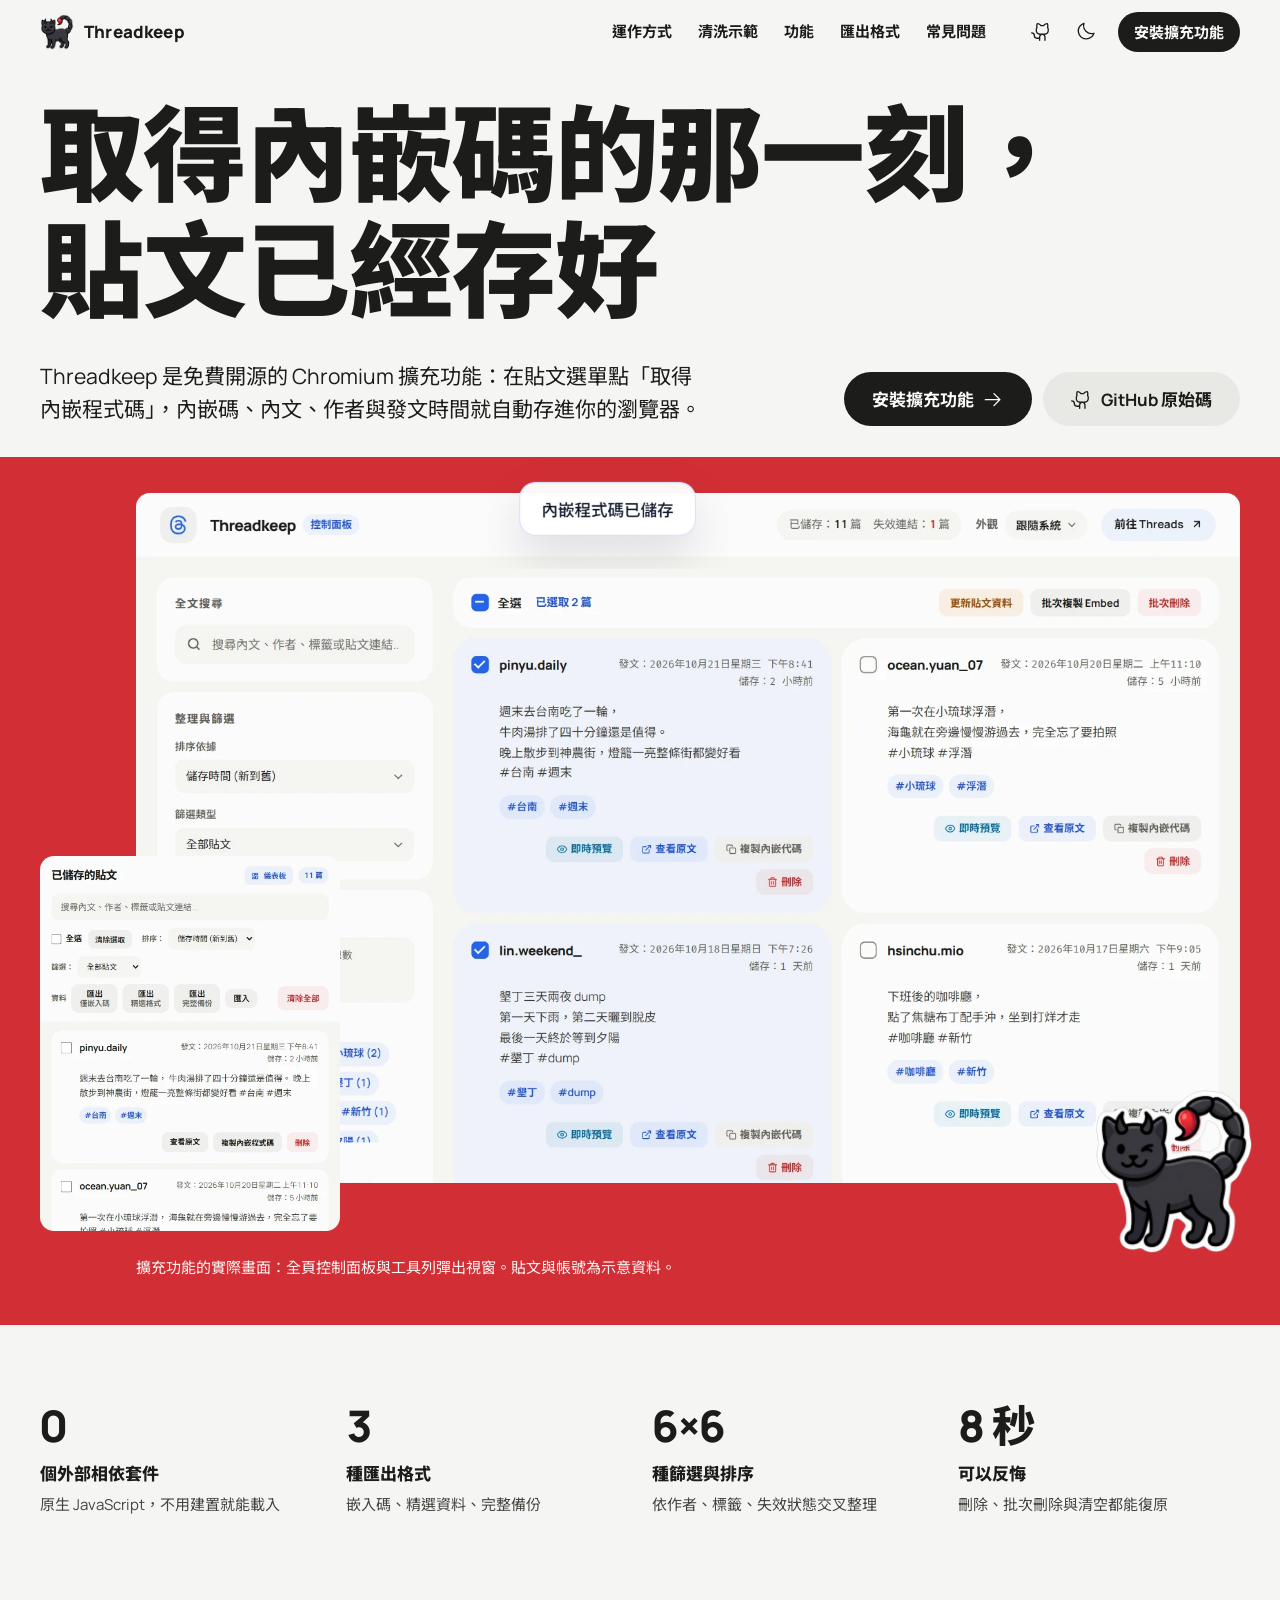
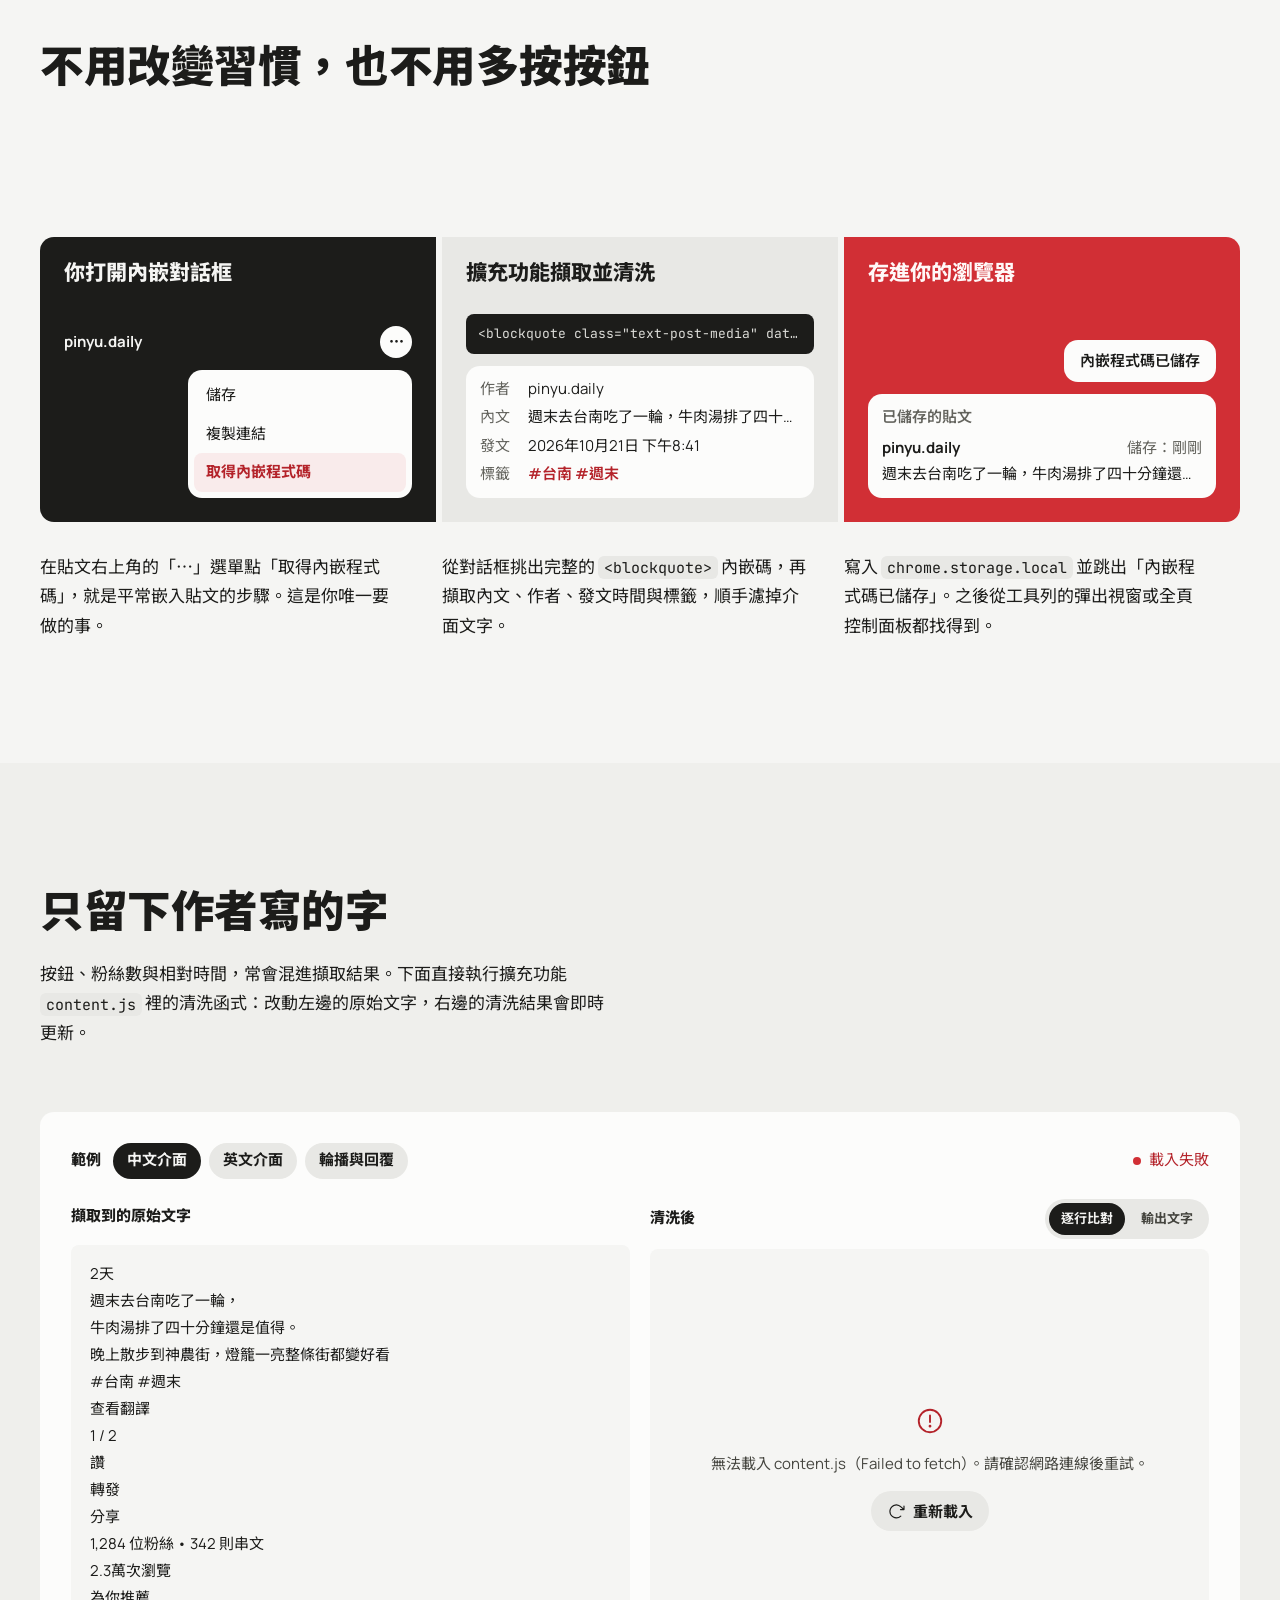
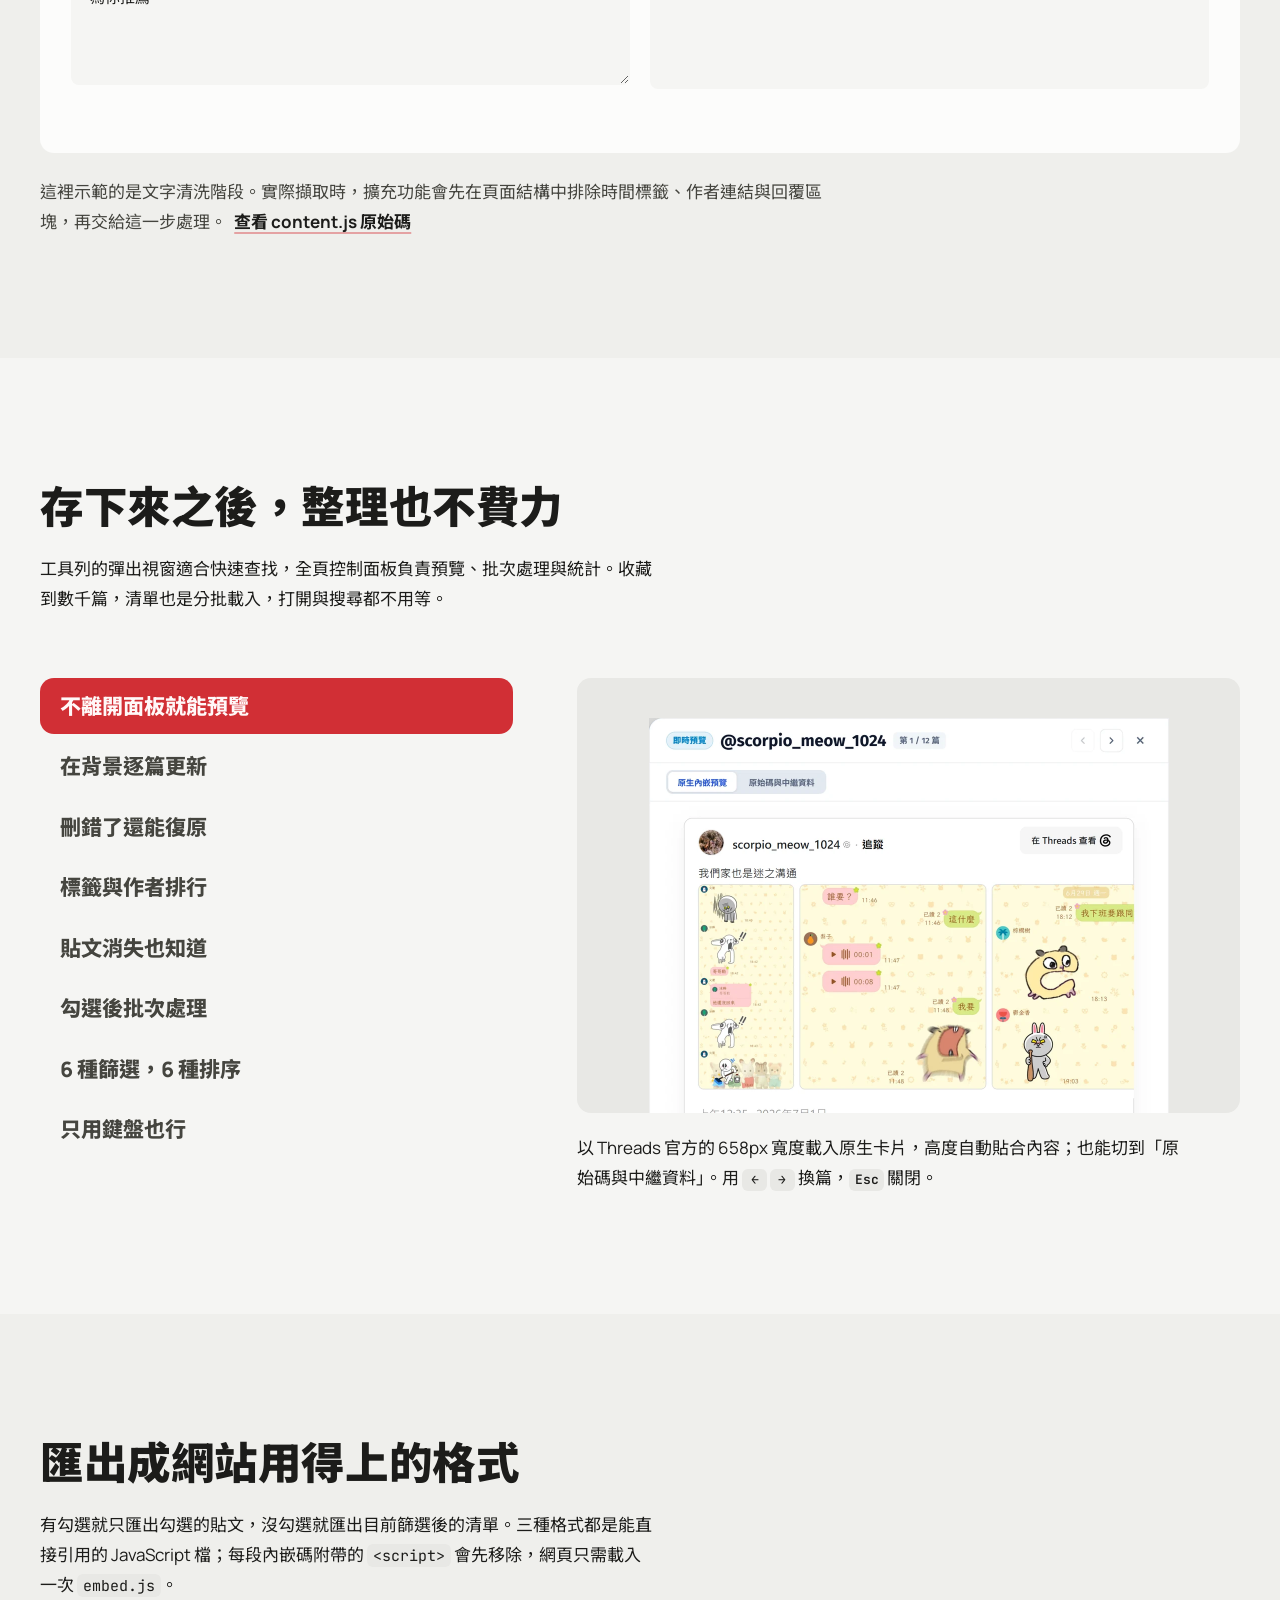
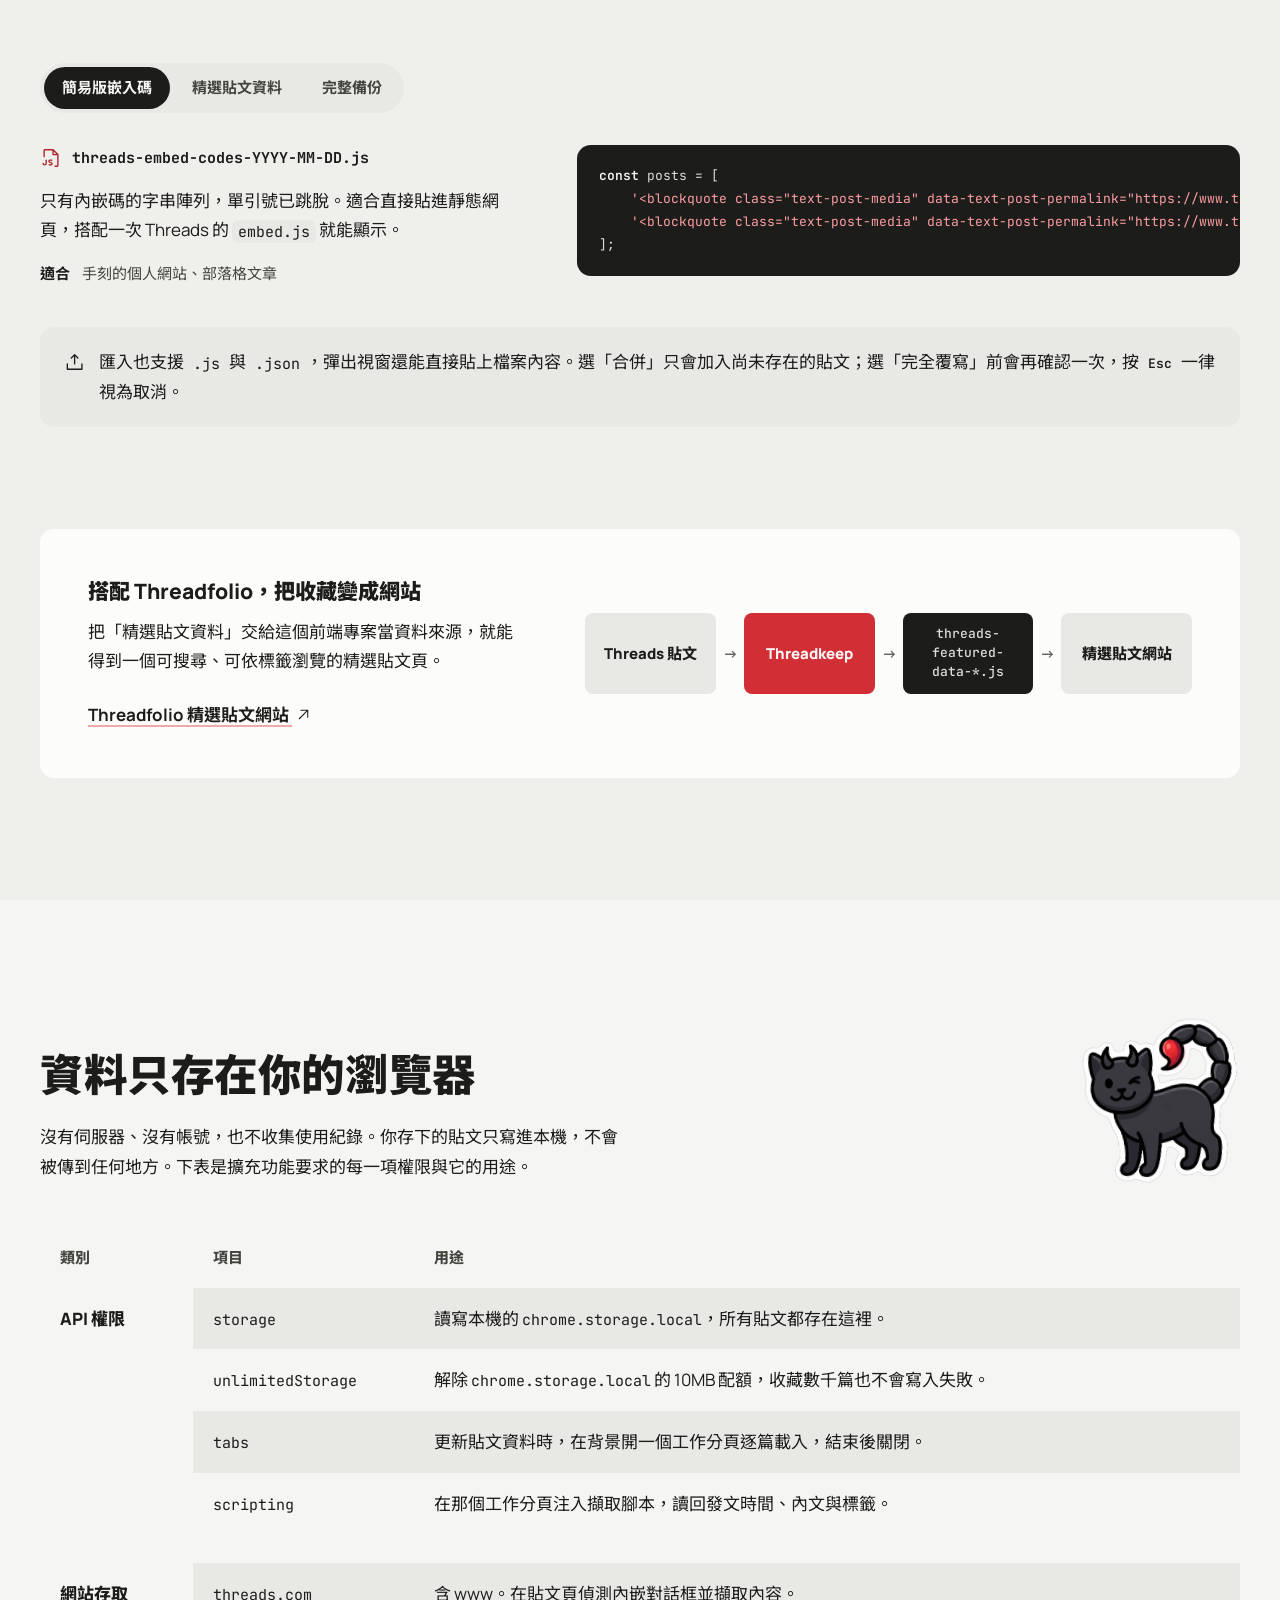
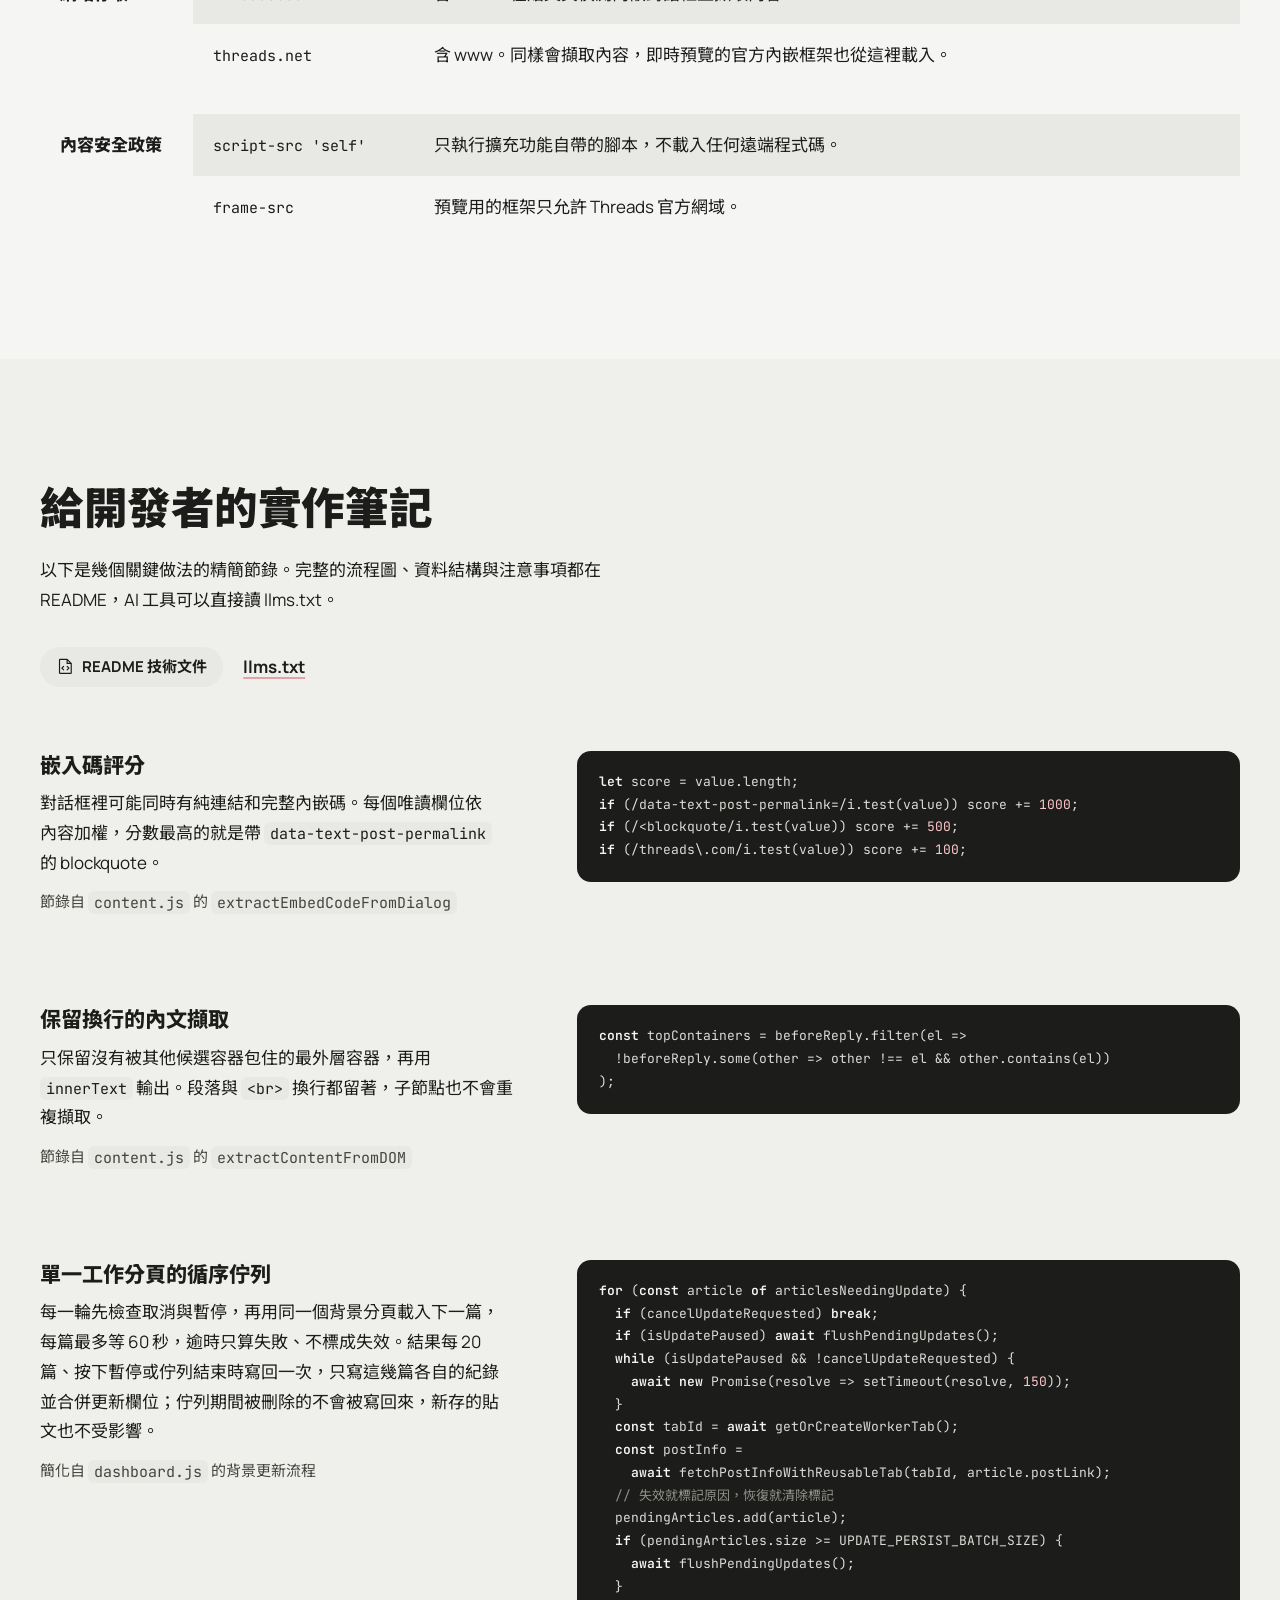
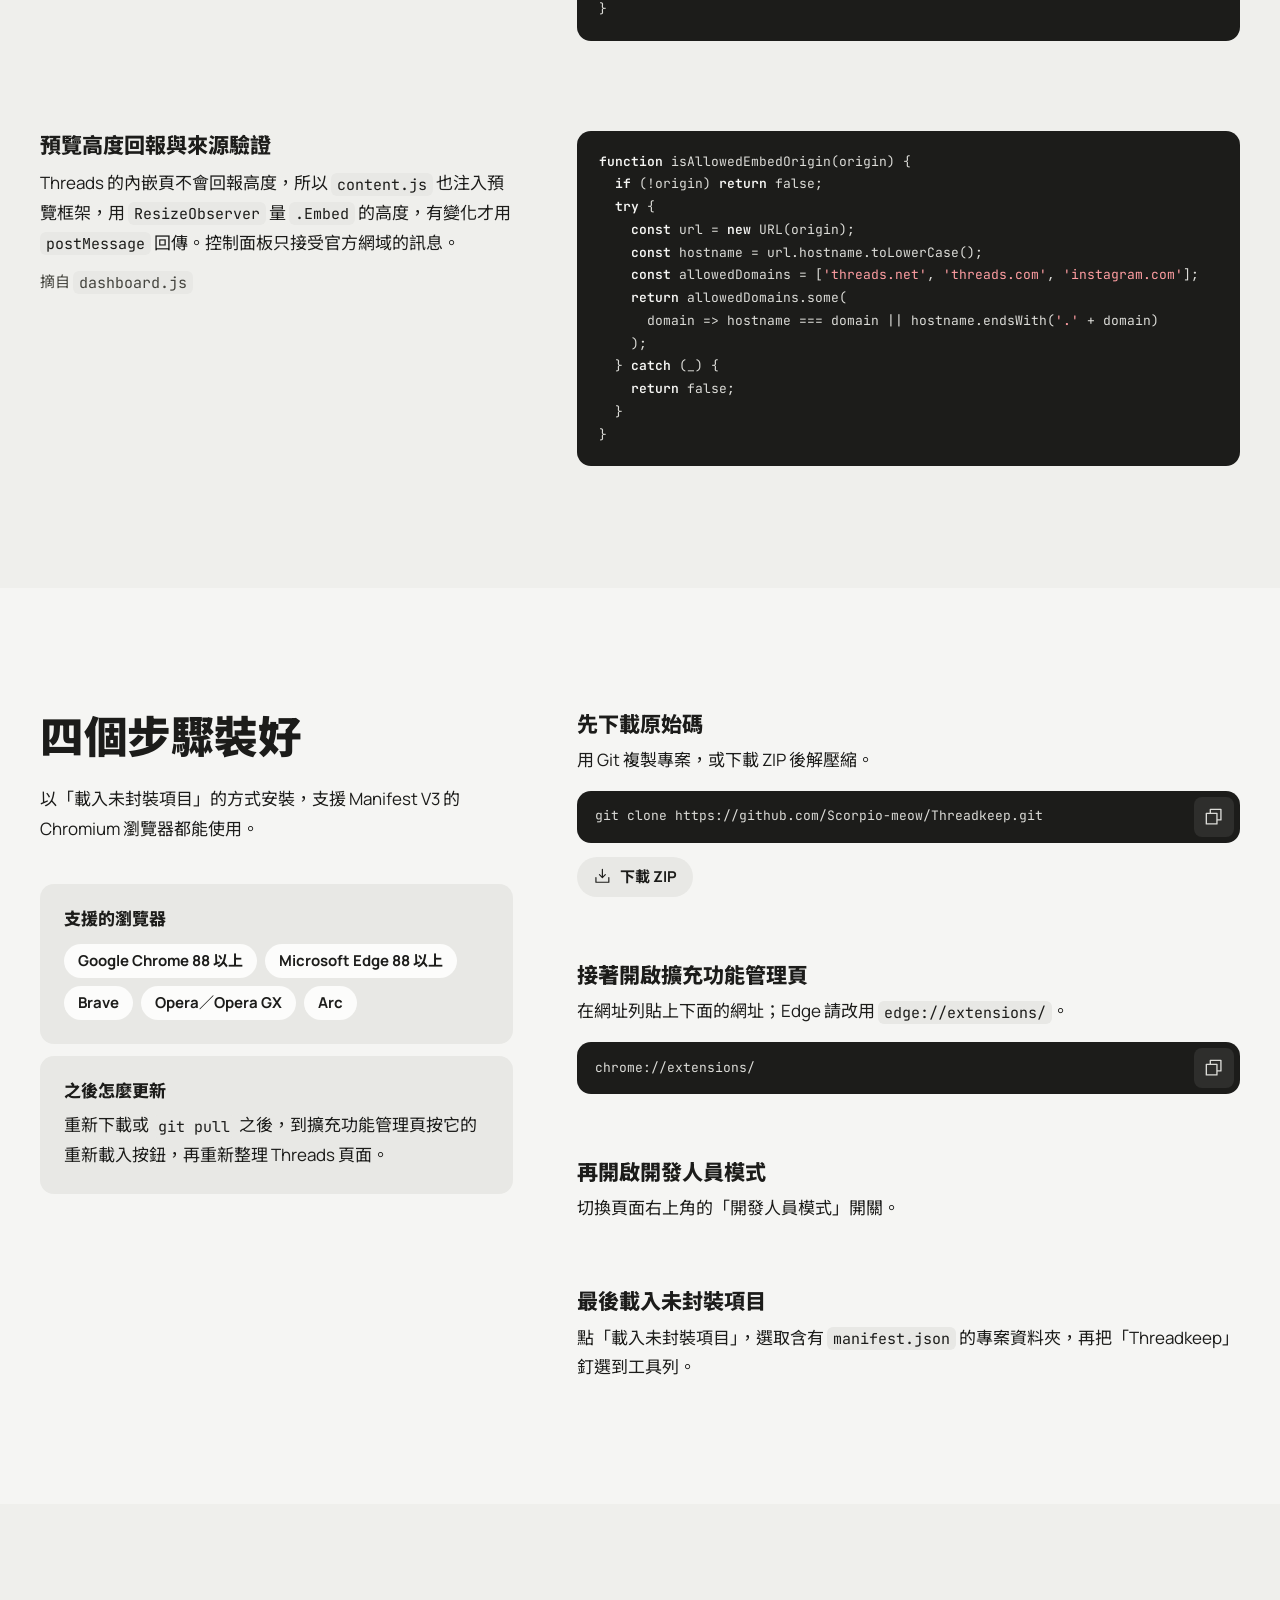
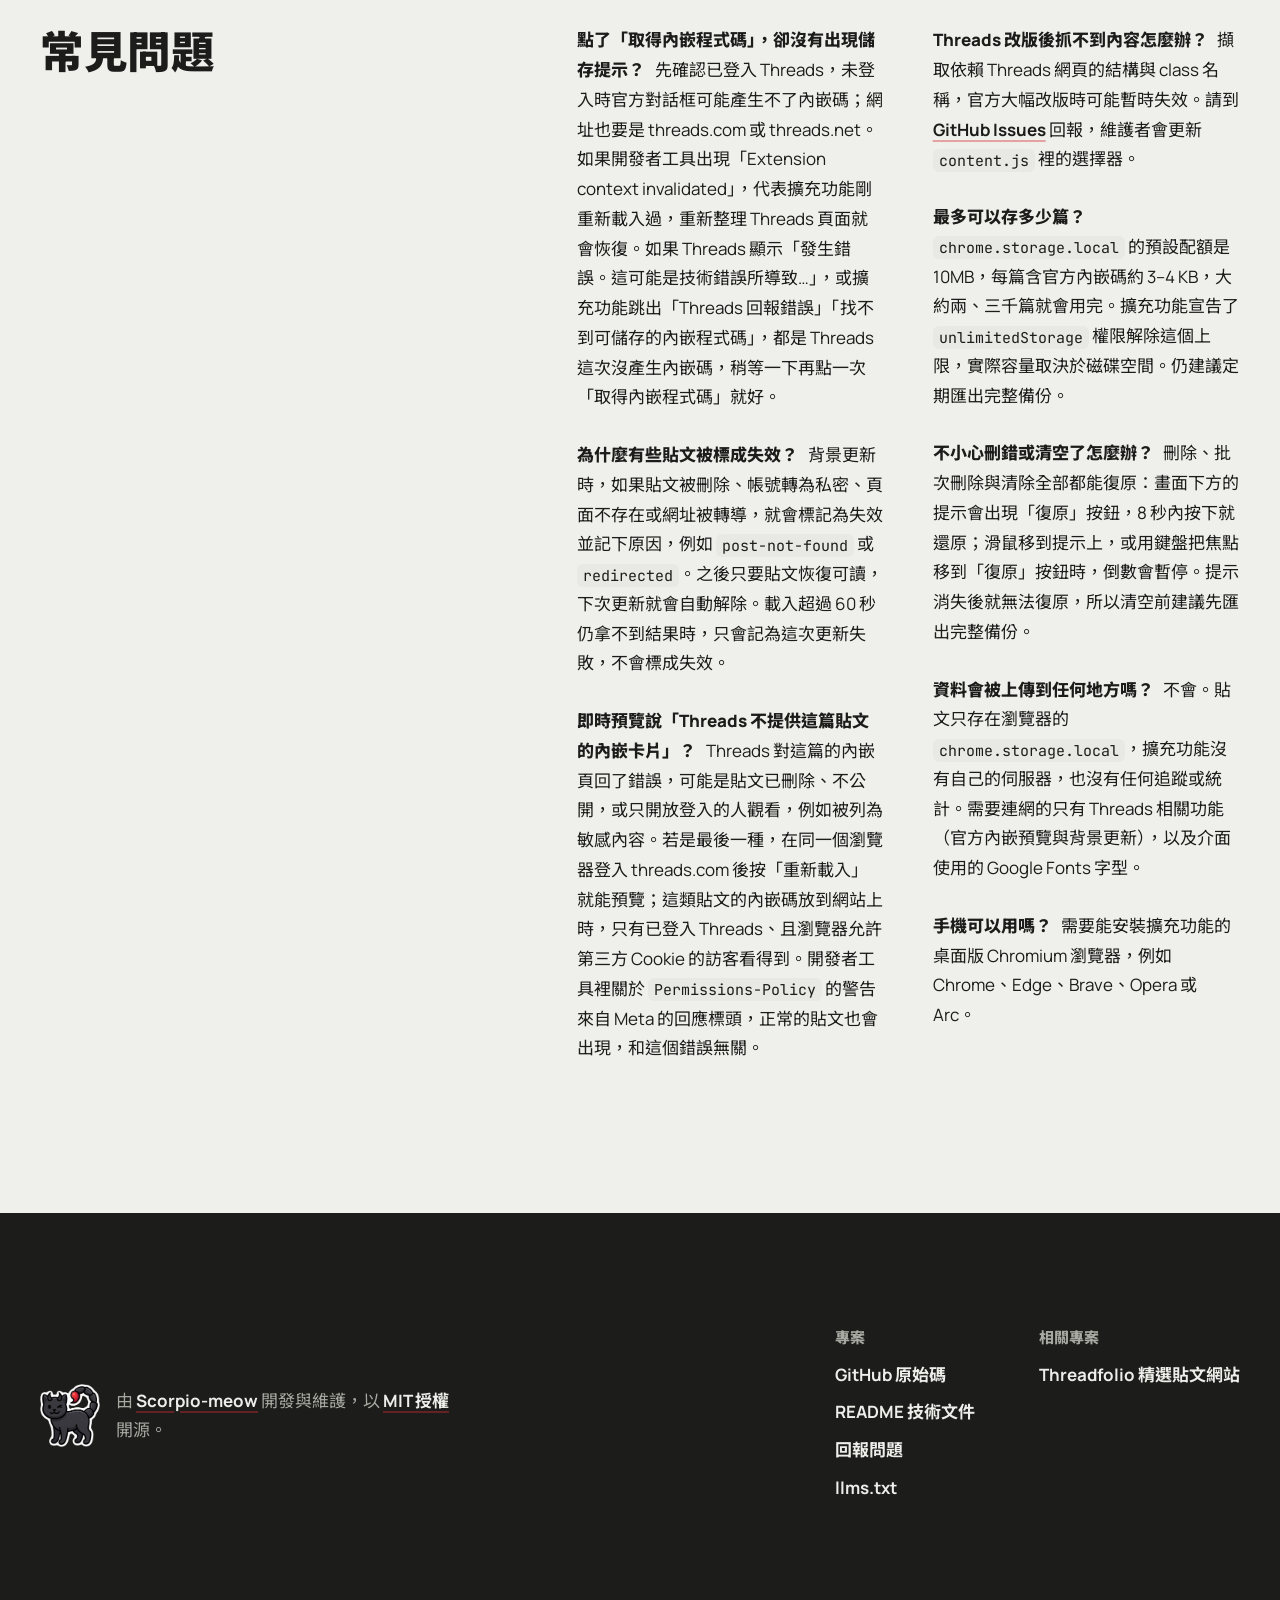
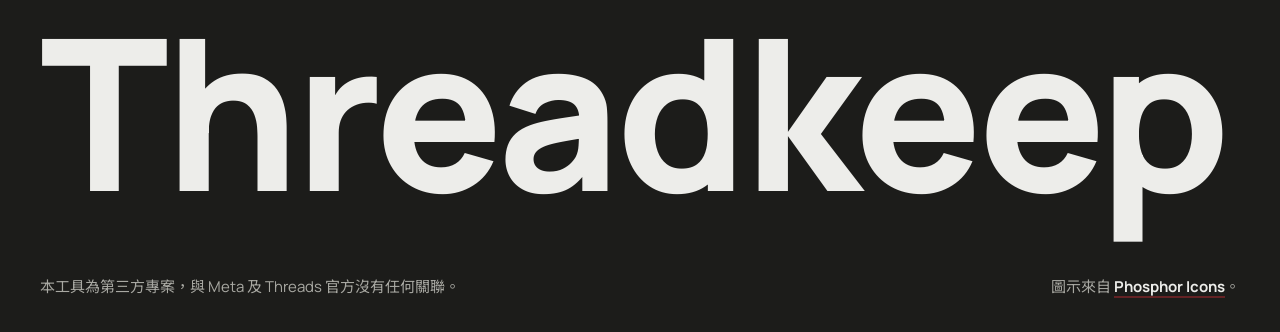
<file: docs/index.html>
<!DOCTYPE html>
<html lang="zh-Hant-TW" data-repo="Scorpio-meow/Threadkeep" data-branch="main">

<head>
  <meta charset="utf-8">
  <meta name="viewport" content="width=device-width, initial-scale=1">
  <title>Threadkeep｜自動收藏 Threads 貼文的瀏覽器擴充功能</title>
  <meta name="description"
    content="免費開源的 Chromium 擴充功能。在 Threads 點「取得內嵌程式碼」時，自動存下官方內嵌碼、內文、作者、發文時間與標籤；資料只存在你的瀏覽器，可即時預覽、背景更新，並匯出成三種格式。">
  <meta name="theme-color" content="#f5f5f3" media="(prefers-color-scheme: light)">
  <meta name="theme-color" content="#0b0b0a" media="(prefers-color-scheme: dark)">
  <link rel="canonical" href="https://scorpio-meow.github.io/Threadkeep/">
  <meta property="og:type" content="website">
  <meta property="og:locale" content="zh_TW">
  <meta property="og:site_name" content="Threadkeep">
  <meta property="og:title" content="Threadkeep">
  <meta property="og:description" content="取得內嵌碼的那一刻，貼文已經存好。本機儲存、即時預覽、背景更新與三種匯出格式。">
  <meta property="og:url" content="https://scorpio-meow.github.io/Threadkeep/">
  <meta property="og:image" content="https://scorpio-meow.github.io/Threadkeep/assets/img/og-image.png">
  <meta property="og:image:width" content="1200">
  <meta property="og:image:height" content="630">
  <meta property="og:image:alt" content="Threadkeep 的控制面板畫面與天蠍貓吉祥物">
  <meta name="twitter:card" content="summary_large_image">
  <link rel="icon" type="image/png" sizes="32x32" href="assets/img/favicon-32.png">
  <link rel="icon" type="image/png" sizes="192x192" href="assets/img/favicon-192.png">
  <link rel="apple-touch-icon" href="assets/img/apple-touch-icon.png">
  <link rel="preconnect" href="https://fonts.googleapis.com">
  <link rel="preconnect" href="https://fonts.gstatic.com" crossorigin>
  <link rel="stylesheet"
    href="https://fonts.googleapis.com/css2?family=JetBrains+Mono:wght@300..600&family=Manrope:wght@300..800&family=Noto+Sans+TC:wght@300..900&display=swap">
  <link rel="preload" as="image" href="assets/img/shot-dashboard-1600.webp"
    imagesrcset="assets/img/shot-dashboard-960.webp 960w, assets/img/shot-dashboard-1600.webp 1600w"
    imagesizes="(min-width: 1280px) 1000px, 84vw" media="(prefers-color-scheme: light)">
  <link rel="preload" as="image" href="assets/img/shot-dashboard-1600-dark.webp"
    imagesrcset="assets/img/shot-dashboard-960-dark.webp 960w, assets/img/shot-dashboard-1600-dark.webp 1600w"
    imagesizes="(min-width: 1280px) 1000px, 84vw" media="(prefers-color-scheme: dark)">
  <link rel="stylesheet" href="assets/css/site.css">
  <script>
    document.documentElement.classList.add('js');
    try {
      const savedTheme = localStorage.getItem('theme');
      if (savedTheme === 'light' || savedTheme === 'dark') document.documentElement.dataset.theme = savedTheme;
    } catch (_) { }
  </script>
  <script src="assets/js/site.js" defer></script>
  <script src="assets/js/cleaner-demo.js" defer></script>
  <script type="application/ld+json">
  {
    "@context": "https://schema.org",
    "@type": "SoftwareApplication",
    "name": "Threadkeep",
    "alternateName": ["Threads 程式碼儲存器", "Threads Code Saver"],
    "applicationCategory": "BrowserApplication",
    "operatingSystem": "Google Chrome, Microsoft Edge, Brave, Opera, Arc",
    "description": "在 Threads 點「取得內嵌程式碼」時，自動存下官方內嵌碼、內文、作者、發文時間與標籤的開源瀏覽器擴充功能。",
    "url": "https://scorpio-meow.github.io/Threadkeep/",
    "sameAs": "https://github.com/Scorpio-meow/Threadkeep",
    "license": "https://opensource.org/licenses/MIT",
    "isAccessibleForFree": true,
    "offers": { "@type": "Offer", "price": "0", "priceCurrency": "TWD" },
    "author": { "@type": "Person", "name": "Scorpio-meow", "url": "https://github.com/Scorpio-meow" }
  }
  </script>
</head>

<body>
  <a class="skip-link" href="#main">跳到主要內容</a>
  <header class="site-nav" data-nav>
    <div class="container site-nav__inner">
      <a class="brand" href="#top">
        <img class="brand__mark" src="assets/img/mascot-320.webp" alt="" width="320" height="334">
        <span class="brand__name">Threadkeep</span>
      </a>
      <nav class="site-nav__menu" id="site-menu" aria-label="主要導覽" data-menu>
        <a href="#how">運作方式</a>
        <a href="#demo">清洗示範</a>
        <a href="#features">功能</a>
        <a href="#export">匯出格式</a>
        <a href="#faq">常見問題</a>
        <a class="site-nav__menu-install" href="#install">安裝擴充功能</a>
      </nav>
      <div class="site-nav__actions">
        <a class="icon-btn" href="https://github.com/Scorpio-meow/Threadkeep" aria-label="GitHub 原始碼">
          <svg class="icon" aria-hidden="true">
            <use href="assets/icons.svg#i-github-logo"></use>
          </svg>
        </a>
        <button class="icon-btn" type="button" data-theme-toggle aria-pressed="false" aria-label="深色模式">
          <svg class="icon icon--when-light" aria-hidden="true">
            <use href="assets/icons.svg#i-moon"></use>
          </svg>
          <svg class="icon icon--when-dark" aria-hidden="true">
            <use href="assets/icons.svg#i-sun"></use>
          </svg>
        </button>
        <a class="btn btn--primary btn--sm site-nav__cta" href="#install">安裝擴充功能</a>
        <button class="icon-btn site-nav__toggle" type="button" data-menu-toggle aria-expanded="false"
          aria-controls="site-menu" aria-label="開啟選單">
          <svg class="icon icon--menu-open" aria-hidden="true">
            <use href="assets/icons.svg#i-list"></use>
          </svg>
          <svg class="icon icon--menu-close" aria-hidden="true">
            <use href="assets/icons.svg#i-x"></use>
          </svg>
        </button>
      </div>
    </div>
  </header>
  <main id="main">
    <section class="hero" id="top" aria-labelledby="hero-title">
      <div class="container hero__head">
        <h1 class="hero__title hero__in" id="hero-title" style="--i: 0">
          <span class="hero__line">取得內嵌碼的那一刻，</span>
          <span class="hero__line">貼文已經存好</span>
        </h1>
        <div class="hero__row">
          <p class="hero__lead hero__in" style="--i: 1">
            Threadkeep 是免費開源的 Chromium 擴充功能：在貼文選單點「取得內嵌程式碼」，內嵌碼、內文、作者與發文時間就自動存進你的瀏覽器。
          </p>
          <div class="hero__actions hero__in" style="--i: 2">
            <a class="btn btn--primary btn--lg" href="#install">
              安裝擴充功能
              <svg class="icon" aria-hidden="true">
                <use href="assets/icons.svg#i-arrow-right"></use>
              </svg>
            </a>
            <a class="btn btn--ghost btn--lg" href="https://github.com/Scorpio-meow/Threadkeep">
              <svg class="icon" aria-hidden="true">
                <use href="assets/icons.svg#i-github-logo"></use>
              </svg>
              GitHub 原始碼
            </a>
          </div>
        </div>
      </div>
      <div class="hero__field" data-chapter="accent">
        <figure class="container hero__visual">
          <div class="hero__stage">
            <picture>
              <source media="(prefers-color-scheme: dark)" data-dark-source
                srcset="assets/img/shot-dashboard-960-dark.webp 960w, assets/img/shot-dashboard-1600-dark.webp 1600w"
                sizes="(min-width: 1280px) 1000px, 84vw">
              <img class="shot hero__dashboard" src="assets/img/shot-dashboard-1600.webp"
                srcset="assets/img/shot-dashboard-960.webp 960w, assets/img/shot-dashboard-1600.webp 1600w"
                sizes="(min-width: 1280px) 1000px, 84vw" width="1600" height="1000" fetchpriority="high"
                alt="控制面板：左側是全文搜尋、排序篩選與標籤統計，右側是已儲存貼文的卡片，其中兩篇已勾選">
            </picture>
            <picture>
              <source media="(prefers-color-scheme: dark)" data-dark-source
                srcset="assets/img/shot-popup-520-dark.webp 520w, assets/img/shot-popup-960-dark.webp 960w"
                sizes="(min-width: 1280px) 300px, 30vw">
              <img class="shot hero__popup" src="assets/img/shot-popup-520.webp"
                srcset="assets/img/shot-popup-520.webp 520w, assets/img/shot-popup-960.webp 960w"
                sizes="(min-width: 1280px) 300px, 30vw" width="520" height="650" alt="工具列彈出視窗：搜尋框、排序與篩選選單，以及匯出、匯入按鈕">
            </picture>
            <picture>
              <source media="(prefers-color-scheme: dark)" data-dark-source
                srcset="assets/img/ui-notification-dark.webp">
              <img class="hero__toast" src="assets/img/ui-notification.webp" width="206" height="130"
                alt="Threads 頁面右上角跳出的「內嵌程式碼已儲存」提示">
            </picture>
            <img class="hero__mascot" src="assets/img/mascot-320.webp"
              srcset="assets/img/mascot-320.webp 320w, assets/img/mascot-640.webp 640w" sizes="160px" width="320"
              height="334" alt="">
          </div>
          <figcaption class="hero__caption">擴充功能的實際畫面：全頁控制面板與工具列彈出視窗。貼文與帳號為示意資料。</figcaption>
        </figure>
      </div>
      <div class="container">
        <ul class="facts" aria-label="重點數字">
          <li class="facts__item" data-reveal style="--i: 0">
            <span class="facts__value">0</span>
            <span class="facts__label">個外部相依套件</span>
            <span class="facts__note">原生 JavaScript，不用建置就能載入</span>
          </li>
          <li class="facts__item" data-reveal style="--i: 1">
            <span class="facts__value">3</span>
            <span class="facts__label">種匯出格式</span>
            <span class="facts__note">嵌入碼、精選資料、完整備份</span>
          </li>
          <li class="facts__item" data-reveal style="--i: 2">
            <span class="facts__value">6×6</span>
            <span class="facts__label">種篩選與排序</span>
            <span class="facts__note">依作者、標籤、失效狀態交叉整理</span>
          </li>
          <li class="facts__item" data-reveal style="--i: 3">
            <span class="facts__value">8 秒</span>
            <span class="facts__label">可以反悔</span>
            <span class="facts__note">刪除、批次刪除與清空都能復原</span>
          </li>
        </ul>
      </div>
    </section>
    <section class="section" id="how" aria-labelledby="how-title">
      <div class="container">
        <header class="section-head">
          <h2 class="section-title" id="how-title" data-reveal>不用改變習慣，也不用多按按鈕</h2>
          <p class="section-lead" data-reveal style="--i: 1">Threads 本來就有「取得內嵌程式碼」。擴充功能只在旁邊等著，對話框一出現，就把整篇貼文記下來。</p>
        </header>
        <ol class="stages">
          <li class="stage stage--you" data-reveal style="--i: 0">
            <div class="stage__bar">
              <h3 class="stage__title">你打開內嵌對話框</h3>
              <div class="stage__ui" data-ui aria-hidden="true">
                <div class="ui-post">
                  <span class="ui-post__author">pinyu.daily</span>
                  <span class="ui-post__more">⋯</span>
                </div>
                <ul class="ui-menu">
                  <li>儲存</li>
                  <li>複製連結</li>
                  <li class="is-picked">取得內嵌程式碼</li>
                </ul>
              </div>
            </div>
            <p class="stage__text">在貼文右上角的「⋯」選單點「取得內嵌程式碼」，就是平常嵌入貼文的步驟。這是你唯一要做的事。</p>
          </li>
          <li class="stage stage--auto" data-reveal style="--i: 1">
            <div class="stage__bar">
              <h3 class="stage__title">擴充功能擷取並清洗</h3>
              <div class="stage__ui" data-ui aria-hidden="true">
                <code class="ui-snippet">&lt;blockquote class="text-post-media" data-text-post-permalink="https://www.threads.com/@pinyu.daily/post/DQx7mK2pLsA"&gt;</code>
                <dl class="ui-fields">
                  <div>
                    <dt>作者</dt>
                    <dd>pinyu.daily</dd>
                  </div>
                  <div>
                    <dt>內文</dt>
                    <dd>週末去台南吃了一輪，牛肉湯排了四十分鐘還是值得。</dd>
                  </div>
                  <div>
                    <dt>發文</dt>
                    <dd>2026年10月21日 下午8:41</dd>
                  </div>
                  <div>
                    <dt>標籤</dt>
                    <dd class="ui-fields__tags">#台南 #週末</dd>
                  </div>
                </dl>
              </div>
            </div>
            <p class="stage__text">從對話框挑出完整的 <code>&lt;blockquote&gt;</code> 內嵌碼，再擷取內文、作者、發文時間與標籤，順手濾掉介面文字。</p>
          </li>
          <li class="stage stage--done" data-reveal style="--i: 2">
            <div class="stage__bar">
              <h3 class="stage__title">存進你的瀏覽器</h3>
              <div class="stage__ui" data-ui aria-hidden="true">
                <p class="ui-toast">內嵌程式碼已儲存</p>
                <div class="ui-saved">
                  <p class="ui-saved__head">已儲存的貼文</p>
                  <p class="ui-saved__row">
                    <span class="ui-saved__author">pinyu.daily</span>
                    <span class="ui-saved__meta">儲存：剛剛</span>
                  </p>
                  <p class="ui-saved__text">週末去台南吃了一輪，牛肉湯排了四十分鐘還是值得。</p>
                </div>
              </div>
            </div>
            <p class="stage__text">寫入 <code>chrome.storage.local</code> 並跳出「內嵌程式碼已儲存」。之後從工具列的彈出視窗或全頁控制面板都找得到。</p>
          </li>
        </ol>
      </div>
    </section>
    <section class="section section--tinted" id="demo" aria-labelledby="demo-title" data-chapter="tint">
      <div class="container">
        <header class="section-head">
          <h2 class="section-title" id="demo-title" data-reveal>只留下作者寫的字</h2>
          <p class="section-lead" data-reveal style="--i: 1">按鈕、粉絲數與相對時間，常會混進擷取結果。下面直接執行擴充功能 <code>content.js</code>
            裡的清洗函式：改動左邊的原始文字，右邊的清洗結果會即時更新。</p>
        </header>
        <div class="demo" data-ui data-demo data-worker="assets/js/cleaner-worker.js" data-state="loading" data-reveal
          style="--i: 2">
          <div class="demo__bar">
            <div class="demo__samples" role="group" aria-label="載入範例文字">
              <span class="demo__samples-label">範例</span>
              <button class="chip" type="button" data-demo-sample="zh" aria-pressed="true">中文介面</button>
              <button class="chip" type="button" data-demo-sample="en" aria-pressed="false">英文介面</button>
              <button class="chip" type="button" data-demo-sample="carousel" aria-pressed="false">輪播與回覆</button>
            </div>
            <p class="demo__status" role="status">
              <span class="demo__status-dot" aria-hidden="true"></span>
              <span data-demo-status>正在從 GitHub 載入 content.js</span>
            </p>
          </div>
          <div class="demo__panes">
            <div class="demo__pane">
              <label class="demo__label" for="demo-input">擷取到的原始文字</label>
              <textarea class="demo__input" id="demo-input" data-demo-input spellcheck="false" autocomplete="off"
                rows="16"></textarea>
            </div>
            <div class="demo__pane tabs" data-tabs>
              <div class="demo__pane-head">
                <span class="demo__label" id="demo-result-label">清洗後</span>
                <div class="tabs__list tabs__list--sm" role="tablist" aria-labelledby="demo-result-label">
                  <button class="tabs__tab" type="button" role="tab" id="demo-tab-diff" aria-controls="demo-panel-diff"
                    aria-selected="true">逐行比對</button>
                  <button class="tabs__tab" type="button" role="tab" id="demo-tab-output"
                    aria-controls="demo-panel-output" aria-selected="false" tabindex="-1">輸出文字</button>
                </div>
              </div>
              <div class="demo__result">
                <div class="tabs__panel" role="tabpanel" id="demo-panel-diff" aria-labelledby="demo-tab-diff"
                  tabindex="0">
                  <ol class="diff" data-demo-diff></ol>
                </div>
                <div class="tabs__panel" role="tabpanel" id="demo-panel-output" aria-labelledby="demo-tab-output"
                  tabindex="0" hidden>
                  <pre class="demo__output"><code data-demo-output></code></pre>
                </div>
                <div class="demo__skeleton" aria-hidden="true">
                  <span></span><span></span><span></span><span></span><span></span><span></span><span></span>
                </div>
                <div class="demo__error" data-demo-error role="alert" hidden>
                  <svg class="icon" aria-hidden="true">
                    <use href="assets/icons.svg#i-warning-circle"></use>
                  </svg>
                  <p data-demo-error-text></p>
                  <button class="btn btn--ghost btn--sm" type="button" data-demo-retry>
                    <svg class="icon" aria-hidden="true">
                      <use href="assets/icons.svg#i-arrow-clockwise"></use>
                    </svg>
                    重新載入
                  </button>
                </div>
              </div>
              <p class="demo__summary" data-demo-summary aria-live="polite"></p>
            </div>
          </div>
          <noscript>
            <p class="demo__note">互動示範需要啟用 JavaScript。</p>
          </noscript>
        </div>
        <p class="demo__note" data-reveal style="--i: 3">
          這裡示範的是文字清洗階段。實際擷取時，擴充功能會先在頁面結構中排除時間標籤、作者連結與回覆區塊，再交給這一步處理。
          <a class="text-link" href="https://github.com/Scorpio-meow/Threadkeep/blob/main/content.js">查看
            content.js 原始碼</a>
        </p>
        <script type="text/plain" data-demo-sample-text="zh">2天
週末去台南吃了一輪，
牛肉湯排了四十分鐘還是值得。
晚上散步到神農街，燈籠一亮整條街都變好看
#台南 #週末
查看翻譯
1 / 2
讚
轉發
分享
1,284 位粉絲 • 342 則串文
2.3萬次瀏覽
為你推薦</script>
        <script type="text/plain" data-demo-sample-text="en">Sep 22
第一次在小琉球浮潛，
海龜就在旁邊慢慢游過去，完全忘了要拍照
See translation
1,284 followers • 342 threads
See what @ocean.yuan_07 is saying on Threads
just now</script>
        <script type="text/plain" data-demo-sample-text="carousel">回覆 @pinyu.daily...
3h
墾丁三天兩夜 dump
第一天下雨，第二天曬到脫皮
最後一天終於等到夕陽
圖片 1 / 4
2 / 4
在貼文中提及 @meta.ai ，即可在這裡獲得解答
尚無回覆</script>
      </div>
    </section>
    <section class="section" id="features" aria-labelledby="features-title">
      <div class="container">
        <header class="section-head">
          <h2 class="section-title" id="features-title" data-reveal>存下來之後，整理也不費力</h2>
          <p class="section-lead" data-reveal style="--i: 1">
            工具列的彈出視窗適合快速查找，全頁控制面板負責預覽、批次處理與統計。收藏到數千篇，清單也是分批載入，打開與搜尋都不用等。</p>
        </header>
        <div class="caps" data-tabs data-tabs-hover data-reveal style="--i: 2">
          <div class="caps__list" role="tablist" aria-label="功能" aria-orientation="vertical">
            <button class="caps__tab" type="button" role="tab" id="cap-tab-preview" aria-controls="cap-preview"
              aria-selected="true">不離開面板就能預覽</button>
            <button class="caps__tab" type="button" role="tab" id="cap-tab-queue" aria-controls="cap-queue"
              aria-selected="false" tabindex="-1">在背景逐篇更新</button>
            <button class="caps__tab" type="button" role="tab" id="cap-tab-undo" aria-controls="cap-undo"
              aria-selected="false" tabindex="-1">刪錯了還能復原</button>
            <button class="caps__tab" type="button" role="tab" id="cap-tab-tags" aria-controls="cap-tags"
              aria-selected="false" tabindex="-1">標籤與作者排行</button>
            <button class="caps__tab" type="button" role="tab" id="cap-tab-expired" aria-controls="cap-expired"
              aria-selected="false" tabindex="-1">貼文消失也知道</button>
            <button class="caps__tab" type="button" role="tab" id="cap-tab-batch" aria-controls="cap-batch"
              aria-selected="false" tabindex="-1">勾選後批次處理</button>
            <button class="caps__tab" type="button" role="tab" id="cap-tab-filters" aria-controls="cap-filters"
              aria-selected="false" tabindex="-1">6 種篩選，6 種排序</button>
            <button class="caps__tab" type="button" role="tab" id="cap-tab-a11y" aria-controls="cap-a11y"
              aria-selected="false" tabindex="-1">只用鍵盤也行</button>
          </div>
          <div class="caps__panels">
            <article class="tabs__panel cap" role="tabpanel" id="cap-preview" aria-labelledby="cap-tab-preview"
              tabindex="0">
              <div class="cap__media cap__media--top">
                <picture>
                  <source media="(prefers-color-scheme: dark)" data-dark-source
                    srcset="assets/img/shot-preview-dark.webp">
                  <img src="assets/img/shot-preview.webp" width="1040" height="1026" loading="lazy"
                    alt="即時預覽視窗的「原生內嵌預覽」分頁：以官方寬度載入 @scorpio_meow_1024 的 Threads 貼文卡片，含三張輪播圖，高度剛好貼合；底部是發布時間與複製內嵌代碼按鈕">
                </picture>
              </div>
              <h3 class="cap__title">不離開面板就能預覽</h3>
              <p class="cap__text">以 Threads 官方的 658px 寬度載入原生卡片，高度自動貼合內容；也能切到「原始碼與中繼資料」。用 <kbd>←</kbd> <kbd>→</kbd>
                換篇，<kbd>Esc</kbd> 關閉。</p>
            </article>
            <article class="tabs__panel cap" role="tabpanel" id="cap-queue" aria-labelledby="cap-tab-queue" tabindex="0"
              hidden>
              <div class="cap__media">
                <picture>
                  <source media="(prefers-color-scheme: dark)" data-dark-source
                    srcset="assets/img/ui-progress-dark.webp">
                  <img src="assets/img/ui-progress.webp" width="636" height="288" loading="lazy"
                    alt="更新進度面板：顯示「更新中 (4/11)」、執行中標籤、進度條與暫停、取消按鈕">
                </picture>
              </div>
              <h3 class="cap__title">在背景逐篇更新</h3>
              <p class="cap__text">重複使用同一個背景分頁依序載入，不會一次開一堆分頁。可以暫停、繼續或取消；結果每 20 篇寫回一次，期間在 Threads 新存的貼文也不會被蓋掉。</p>
            </article>
            <article class="tabs__panel cap" role="tabpanel" id="cap-undo" aria-labelledby="cap-tab-undo" tabindex="0"
              hidden>
              <div class="cap__media">
                <picture>
                  <source media="(prefers-color-scheme: dark)" data-dark-source srcset="assets/img/ui-undo-dark.webp">
                  <img src="assets/img/ui-undo.webp" width="487" height="284" loading="lazy"
                    alt="提示列顯示「已刪除 1 篇貼文」與「復原」按鈕">
                </picture>
              </div>
              <h3 class="cap__title">刪錯了還能復原</h3>
              <p class="cap__text">刪除、批次刪除與清除全部之後，8 秒內按「復原」就還原；滑鼠移到提示上倒數就會暫停。</p>
            </article>
            <article class="tabs__panel cap" role="tabpanel" id="cap-tags" aria-labelledby="cap-tab-tags" tabindex="0"
              hidden>
              <div class="cap__media cap__media--video">
                <video class="cap__video" data-demo-video poster="assets/video/tag-filter-poster.webp"
                  data-light-poster="assets/video/tag-filter-poster.webp" data-dark-poster="assets/video/tag-filter-dark-poster.webp"
                  width="1280" height="800" muted loop playsinline preload="none"
                  aria-label="控制面板操作示範：在常用標籤點 #台南，貼文從 11 篇篩成 4 篇；再點一次取消篩選，回到 11 篇。">
                  <source media="(prefers-color-scheme: dark)" data-dark-source src="assets/video/tag-filter-dark.mp4"
                    type="video/mp4">
                  <source src="assets/video/tag-filter.mp4" type="video/mp4">
                </video>
                <button class="btn btn--sm btn--ghost video-toggle" type="button" data-video-toggle hidden>
                  <svg class="icon" aria-hidden="true">
                    <use href="assets/icons.svg#i-play"></use>
                  </svg>
                  <span data-video-toggle-label>播放示範</span>
                </button>
              </div>
              <h3 class="cap__title">標籤與作者排行</h3>
              <p class="cap__text">統計最常出現的 15 個標籤與作者，點一下就篩選，再點一次取消。</p>
            </article>
            <article class="tabs__panel cap" role="tabpanel" id="cap-expired" aria-labelledby="cap-tab-expired"
              tabindex="0" hidden>
              <div class="cap__media cap__media--top">
                <picture>
                  <source media="(prefers-color-scheme: dark)" data-dark-source
                    srcset="assets/img/ui-expired-dark.webp">
                  <img src="assets/img/ui-expired.webp" width="1004" height="751" loading="lazy"
                    alt="一張貼文卡片，帶有紅色的「已失效 (post-not-found)」標籤">
                </picture>
              </div>
              <h3 class="cap__title">貼文消失也知道</h3>
              <p class="cap__text">被刪除、轉私密或轉址的貼文會標成失效並記下原因，恢復後自動解除。</p>
            </article>
            <article class="tabs__panel cap" role="tabpanel" id="cap-batch" aria-labelledby="cap-tab-batch" tabindex="0"
              hidden>
              <div class="cap__media">
                <picture>
                  <source media="(prefers-color-scheme: dark)" data-dark-source srcset="assets/img/ui-batch-dark.webp">
                  <img src="assets/img/ui-batch.webp" width="1392" height="228" loading="lazy"
                    alt="批次工具列：已選取 2 篇，右側有更新貼文資料、批次複製 Embed、批次刪除三個按鈕">
                </picture>
              </div>
              <h3 class="cap__title">勾選後批次處理</h3>
              <p class="cap__text">批次更新、複製 Embed 或刪除；三種匯出也只會帶走勾選的貼文。沒勾選時，這些按鈕保持停用，鍵盤也按不到。</p>
            </article>
            <article class="tabs__panel cap" role="tabpanel" id="cap-filters" aria-labelledby="cap-tab-filters"
              tabindex="0" hidden>
              <div class="cap__media cap__media--ui">
                <div class="filters">
                  <div class="filters__group">
                    <span class="filters__label">篩選</span>
                    <ul class="pill-list">
                      <li>全部貼文</li>
                      <li>按作者</li>
                      <li>按標籤</li>
                      <li>無內文</li>
                      <li>無發文時間</li>
                      <li>失效貼文</li>
                    </ul>
                  </div>
                  <div class="filters__group">
                    <span class="filters__label">排序</span>
                    <ul class="pill-list">
                      <li>儲存時間 (新到舊)</li>
                      <li>儲存時間 (舊到新)</li>
                      <li>發文時間 (新到舊)</li>
                      <li>發文時間 (舊到新)</li>
                      <li>作者 (A-Z)</li>
                      <li>作者 (Z-A)</li>
                    </ul>
                  </div>
                </div>
              </div>
              <h3 class="cap__title">6 種篩選，6 種排序</h3>
              <p class="cap__text">搜尋會比對內文、作者、標籤，以及連結裡的帳號與貼文代碼。找出沒有內文、沒有發文時間或已失效的貼文，集中處理。</p>
            </article>
            <article class="tabs__panel cap" role="tabpanel" id="cap-a11y" aria-labelledby="cap-tab-a11y" tabindex="0"
              hidden>
              <div class="cap__media cap__media--ui">
                <div class="keys" aria-hidden="true">
                  <kbd>Tab</kbd><kbd>Esc</kbd><kbd>←</kbd><kbd>→</kbd>
                </div>
              </div>
              <h3 class="cap__title">只用鍵盤也行</h3>
              <p class="cap__text">對話框會鎖定焦點，關閉後回到原本的按鈕；通知會被螢幕閱讀器念出來，滑鼠移上去就暫停倒數。深色模式可跟隨系統或在控制面板手動切換，也支援「減少動態效果」與 Windows
                高對比模式。</p>
            </article>
          </div>
        </div>
      </div>
    </section>
    <section class="section section--tinted" id="export" aria-labelledby="export-title" data-chapter="tint">
      <div class="container">
        <header class="section-head">
          <h2 class="section-title" id="export-title" data-reveal>匯出成網站用得上的格式</h2>
          <p class="section-lead" data-reveal style="--i: 1">有勾選就只匯出勾選的貼文，沒勾選就匯出目前篩選後的清單。三種格式都是能直接引用的 JavaScript
            檔；每段內嵌碼附帶的
            <code>&lt;script&gt;</code> 會先移除，網頁只需載入一次 <code>embed.js</code>。
          </p>
        </header>
        <div class="export tabs" data-tabs data-reveal style="--i: 2">
          <div class="tabs__list" role="tablist" aria-label="匯出格式">
            <button class="tabs__tab" type="button" role="tab" id="export-tab-embed" aria-controls="export-panel-embed"
              aria-selected="true">簡易版嵌入碼</button>
            <button class="tabs__tab" type="button" role="tab" id="export-tab-featured"
              aria-controls="export-panel-featured" aria-selected="false" tabindex="-1">精選貼文資料</button>
            <button class="tabs__tab" type="button" role="tab" id="export-tab-full" aria-controls="export-panel-full"
              aria-selected="false" tabindex="-1">完整備份</button>
          </div>
          <div class="tabs__panel export__panel" role="tabpanel" id="export-panel-embed"
            aria-labelledby="export-tab-embed" tabindex="0">
            <div class="export__meta">
              <p class="export__file"><svg class="icon" aria-hidden="true">
                  <use href="assets/icons.svg#i-file-js"></use>
                </svg><code>threads-embed-codes-YYYY-MM-DD.js</code></p>
              <p class="export__desc">只有內嵌碼的字串陣列，單引號已跳脫。適合直接貼進靜態網頁，搭配一次 Threads 的 <code>embed.js</code> 就能顯示。</p>
              <p class="export__use"><strong>適合</strong>手刻的個人網站、部落格文章</p>
            </div>
            <pre class="code"><code data-highlight>const posts = [
    '&lt;blockquote class="text-post-media" data-text-post-permalink="https://www.threads.com/@pinyu.daily/post/DQx7mK2pLsA" …&gt;…&lt;/blockquote&gt;',
    '&lt;blockquote class="text-post-media" data-text-post-permalink="https://www.threads.com/@ocean.yuan_07/post/DQv3Rn8eTqB" …&gt;…&lt;/blockquote&gt;'
];</code></pre>
          </div>
          <div class="tabs__panel export__panel" role="tabpanel" id="export-panel-featured"
            aria-labelledby="export-tab-featured" tabindex="0" hidden>
            <div class="export__meta">
              <p class="export__file"><svg class="icon" aria-hidden="true">
                  <use href="assets/icons.svg#i-file-js"></use>
                </svg><code>threads-featured-data-YYYY-MM-DD.js</code></p>
              <p class="export__desc">每篇貼文一個物件：內嵌碼、連結、作者、內文與標籤。作者會去掉開頭的 <code>@</code>，方便當作鍵值或顯示名稱。</p>
              <p class="export__use"><strong>適合</strong>Threadfolio 的資料來源</p>
            </div>
            <pre class="code"><code data-highlight>const posts = [
    {
        "embedCode": "&lt;blockquote class=\"text-post-media\" …&gt;…&lt;/blockquote&gt;",
        "postLink": "https://www.threads.com/@pinyu.daily/post/DQx7mK2pLsA",
        "author": "pinyu.daily",
        "content": "週末去台南吃了一輪，\n牛肉湯排了四十分鐘還是值得。…",
        "tags": [
            "台南",
            "週末"
        ]
    }
];</code></pre>
          </div>
          <div class="tabs__panel export__panel" role="tabpanel" id="export-panel-full"
            aria-labelledby="export-tab-full" tabindex="0" hidden>
            <div class="export__meta">
              <p class="export__file"><svg class="icon" aria-hidden="true">
                  <use href="assets/icons.svg#i-file-js"></use>
                </svg><code>threads-full-data-YYYY-MM-DD.js</code></p>
              <p class="export__desc">除了內嵌碼、連結、作者、內文與標籤，還保留發文時間、儲存時間與失效狀態。換電腦、清理之前或想留一份紀錄時用它。</p>
              <p class="export__use"><strong>適合</strong>備份、搬家、災難還原</p>
            </div>
            <pre class="code"><code data-highlight>const posts = [
    {
        "embedCode": "&lt;blockquote class=\"text-post-media\" …&gt;…&lt;/blockquote&gt;",
        "postLink": "https://www.threads.com/@pinyu.daily/post/DQx7mK2pLsA",
        "author": "pinyu.daily",
        "content": "週末去台南吃了一輪，\n…",
        "timestamp": "2026-09-22T12:41:00.000Z",
        "timestampTitle": "2026年9月22日星期二 下午8:41",
        "savedAt": "2026-09-23T09:02:17.351Z",
        "tags": [
            "台南",
            "週末"
        ],
        "status": "active",
        "expiredAt": "",
        "expiredReason": "",
        "expiredCheckedAt": ""
    }
];</code></pre>
          </div>
        </div>
        <p class="import-note" data-reveal>
          <svg class="icon" aria-hidden="true">
            <use href="assets/icons.svg#i-upload-simple"></use>
          </svg>
          <span>匯入也支援 <code>.js</code> 與 <code>.json</code>，彈出視窗還能直接貼上檔案內容。選「合併」只會加入尚未存在的貼文；選「完全覆寫」前會再確認一次，按
            <kbd>Esc</kbd>
            一律視為取消。</span>
        </p>
        <div class="ecosystem">
          <div class="ecosystem__copy">
            <h3 class="ecosystem__title" data-reveal>搭配 Threadfolio，把收藏變成網站</h3>
            <p class="ecosystem__text" data-reveal style="--i: 1">把「精選貼文資料」交給這個前端專案當資料來源，就能得到一個可搜尋、可依標籤瀏覽的精選貼文頁。</p>
            <div class="ecosystem__links" data-reveal style="--i: 2">
              <a class="text-link" href="https://threadfolio.yao921024.workers.dev">
                Threadfolio 精選貼文網站
                <svg class="icon" aria-hidden="true">
                  <use href="assets/icons.svg#i-arrow-up-right"></use>
                </svg>
              </a>
            </div>
          </div>
          <ol class="pipeline" aria-label="資料流向" data-reveal style="--i: 3">
            <li class="pipeline__step">Threads 貼文</li>
            <li class="pipeline__step pipeline__step--accent">Threadkeep</li>
            <li class="pipeline__step pipeline__step--file"><code>threads-featured-data-*.js</code></li>
            <li class="pipeline__step">精選貼文網站</li>
          </ol>
        </div>
      </div>
    </section>
    <section class="section" id="privacy" aria-labelledby="privacy-title">
      <div class="container privacy">
        <div class="privacy__head">
          <img class="privacy__mascot" src="assets/img/mascot-320.webp"
            srcset="assets/img/mascot-320.webp 320w, assets/img/mascot-640.webp 640w" sizes="160px" width="320"
            height="334" loading="lazy" alt="" data-reveal>
          <div class="privacy__copy">
            <h2 class="section-title" id="privacy-title" data-reveal style="--i: 1">資料只存在你的瀏覽器</h2>
            <p class="section-lead" data-reveal style="--i: 2">
              沒有伺服器、沒有帳號，也不收集使用紀錄。你存下的貼文只寫進本機，不會被傳到任何地方。下表是擴充功能要求的每一項權限與它的用途。</p>
          </div>
        </div>
        <table class="perm-table" data-reveal style="--i: 3">
          <caption class="sr-only">擴充功能要求的權限與用途</caption>
          <thead>
            <tr>
              <th scope="col">類別</th>
              <th scope="col">項目</th>
              <th scope="col">用途</th>
            </tr>
          </thead>
          <tbody>
            <tr>
              <th scope="rowgroup" rowspan="4">API 權限</th>
              <td><code>storage</code></td>
              <td>讀寫本機的 <code>chrome.storage.local</code>，所有貼文都存在這裡。</td>
            </tr>
            <tr>
              <td><code>unlimitedStorage</code></td>
              <td>解除 <code>chrome.storage.local</code> 的 10MB 配額，收藏數千篇也不會寫入失敗。</td>
            </tr>
            <tr>
              <td><code>tabs</code></td>
              <td>更新貼文資料時，在背景開一個工作分頁逐篇載入，結束後關閉。</td>
            </tr>
            <tr>
              <td><code>scripting</code></td>
              <td>在那個工作分頁注入擷取腳本，讀回發文時間、內文與標籤。</td>
            </tr>
          </tbody>
          <tbody>
            <tr>
              <th scope="rowgroup" rowspan="2">網站存取</th>
              <td><code>threads.com</code></td>
              <td>含 www。在貼文頁偵測內嵌對話框並擷取內容。</td>
            </tr>
            <tr>
              <td><code>threads.net</code></td>
              <td>含 www。同樣會擷取內容，即時預覽的官方內嵌框架也從這裡載入。</td>
            </tr>
          </tbody>
          <tbody>
            <tr>
              <th scope="rowgroup" rowspan="2">內容安全政策</th>
              <td><code>script-src 'self'</code></td>
              <td>只執行擴充功能自帶的腳本，不載入任何遠端程式碼。</td>
            </tr>
            <tr>
              <td><code>frame-src</code></td>
              <td>預覽用的框架只允許 Threads 官方網域。</td>
            </tr>
          </tbody>
        </table>
      </div>
    </section>
    <section class="section section--tinted" id="dev" aria-labelledby="dev-title" data-chapter="tint">
      <div class="container dev">
        <header class="section-head dev__intro">
          <h2 class="section-title" id="dev-title" data-reveal>給開發者的實作筆記</h2>
          <p class="section-lead" data-reveal style="--i: 1">以下是幾個關鍵做法的精簡節錄。完整的流程圖、資料結構與注意事項都在 README，AI 工具可以直接讀
            llms.txt。</p>
          <div class="dev__links" data-reveal style="--i: 2">
            <a class="btn btn--ghost btn--sm" href="https://github.com/Scorpio-meow/Threadkeep#readme">
              <svg class="icon" aria-hidden="true">
                <use href="assets/icons.svg#i-file-code"></use>
              </svg>
              README 技術文件
            </a>
            <a class="text-link"
              href="https://github.com/Scorpio-meow/Threadkeep/blob/main/llms.txt">llms.txt</a>
          </div>
        </header>
        <div class="dev__notes">
          <article class="note">
            <div class="note__copy">
              <h3 class="note__title" data-reveal>嵌入碼評分</h3>
              <p class="note__text" data-reveal style="--i: 1">對話框裡可能同時有純連結和完整內嵌碼。每個唯讀欄位依內容加權，分數最高的就是帶
                <code>data-text-post-permalink</code> 的 blockquote。
              </p>
              <p class="note__source" data-reveal style="--i: 2">節錄自 <code>content.js</code> 的
                <code>extractEmbedCodeFromDialog</code>
              </p>
            </div>
            <pre class="code" data-reveal style="--i: 2"><code data-highlight>let score = value.length;
if (/data-text-post-permalink=/i.test(value)) score += 1000;
if (/&lt;blockquote/i.test(value)) score += 500;
if (/threads\.com/i.test(value)) score += 100;</code></pre>
          </article>
          <article class="note">
            <div class="note__copy">
              <h3 class="note__title" data-reveal>保留換行的內文擷取</h3>
              <p class="note__text" data-reveal style="--i: 1">只保留沒有被其他候選容器包住的最外層容器，再用 <code>innerText</code> 輸出。段落與
                <code>&lt;br&gt;</code> 換行都留著，子節點也不會重複擷取。
              </p>
              <p class="note__source" data-reveal style="--i: 2">節錄自 <code>content.js</code> 的
                <code>extractContentFromDOM</code>
              </p>
            </div>
            <pre class="code" data-reveal style="--i: 2"><code data-highlight>const topContainers = beforeReply.filter(el =&gt;
  !beforeReply.some(other =&gt; other !== el &amp;&amp; other.contains(el))
);</code></pre>
          </article>
          <article class="note">
            <div class="note__copy">
              <h3 class="note__title" data-reveal>單一工作分頁的循序佇列</h3>
              <p class="note__text" data-reveal style="--i: 1">每一輪先檢查取消與暫停，再用同一個背景分頁載入下一篇，每篇最多等 60 秒，逾時只算失敗、不標成失效。結果每 20
                篇、按下暫停或佇列結束時寫回一次，只寫這幾篇各自的紀錄並合併更新欄位；佇列期間被刪除的不會被寫回來，新存的貼文也不受影響。</p>
              <p class="note__source" data-reveal style="--i: 2">簡化自 <code>dashboard.js</code> 的背景更新流程</p>
            </div>
            <pre class="code" data-reveal style="--i: 2"><code data-highlight>for (const article of articlesNeedingUpdate) {
  if (cancelUpdateRequested) break;
  if (isUpdatePaused) await flushPendingUpdates();
  while (isUpdatePaused &amp;&amp; !cancelUpdateRequested) {
    await new Promise(resolve =&gt; setTimeout(resolve, 150));
  }
  const tabId = await getOrCreateWorkerTab();
  const postInfo =
    await fetchPostInfoWithReusableTab(tabId, article.postLink);
  // 失效就標記原因，恢復就清除標記
  pendingArticles.add(article);
  if (pendingArticles.size &gt;= UPDATE_PERSIST_BATCH_SIZE) {
    await flushPendingUpdates();
  }
}</code></pre>
          </article>
          <article class="note">
            <div class="note__copy">
              <h3 class="note__title" data-reveal>預覽高度回報與來源驗證</h3>
              <p class="note__text" data-reveal style="--i: 1">Threads 的內嵌頁不會回報高度，所以 <code>content.js</code> 也注入預覽框架，用
                <code>ResizeObserver</code> 量 <code>.Embed</code> 的高度，有變化才用 <code>postMessage</code>
                回傳。控制面板只接受官方網域的訊息。
              </p>
              <p class="note__source" data-reveal style="--i: 2">摘自 <code>dashboard.js</code></p>
            </div>
            <pre class="code" data-reveal style="--i: 2"><code data-highlight>function isAllowedEmbedOrigin(origin) {
  if (!origin) return false;
  try {
    const url = new URL(origin);
    const hostname = url.hostname.toLowerCase();
    const allowedDomains = ['threads.net', 'threads.com', 'instagram.com'];
    return allowedDomains.some(
      domain =&gt; hostname === domain || hostname.endsWith('.' + domain)
    );
  } catch (_) {
    return false;
  }
}</code></pre>
          </article>
        </div>
      </div>
    </section>
    <section class="section" id="install" aria-labelledby="install-title">
      <div class="container split install">
        <div class="install__intro">
          <h2 class="section-title" id="install-title" data-reveal>四個步驟裝好</h2>
          <p class="section-lead" data-reveal style="--i: 1">以「載入未封裝項目」的方式安裝，支援 Manifest V3 的 Chromium 瀏覽器都能使用。</p>
          <div class="install__facts" data-reveal style="--i: 2">
            <p class="release" data-manifest-block hidden>
              <span class="release__version">v<span data-manifest-field="version"></span></span>
              <span class="release__label">是目前的版本，看看<a class="text-link"
                  href="https://github.com/Scorpio-meow/Threadkeep/blob/main/CHANGELOG.md">更新紀錄</a></span>
            </p>
            <div class="aside-block">
              <h3 class="aside-block__title">支援的瀏覽器</h3>
              <ul class="support-list">
                <li>Google Chrome 88 以上</li>
                <li>Microsoft Edge 88 以上</li>
                <li>Brave</li>
                <li>Opera／Opera GX</li>
                <li>Arc</li>
              </ul>
            </div>
            <div class="aside-block">
              <h3 class="aside-block__title">之後怎麼更新</h3>
              <p>重新下載或 <code>git pull</code> 之後，到擴充功能管理頁按它的重新載入按鈕，再重新整理 Threads 頁面。</p>
            </div>
          </div>
        </div>
        <ol class="steps">
          <li class="step" data-reveal>
            <h3 class="step__title">先下載原始碼</h3>
            <p class="step__text">用 Git 複製專案，或下載 ZIP 後解壓縮。</p>
            <div class="cmd">
              <code class="cmd__text"
                id="cmd-clone">git clone https://github.com/Scorpio-meow/Threadkeep.git</code>
              <button class="cmd__copy" type="button" data-copy="cmd-clone" aria-label="複製 git clone 指令">
                <svg class="icon icon--copy" aria-hidden="true">
                  <use href="assets/icons.svg#i-copy"></use>
                </svg>
                <svg class="icon icon--done" aria-hidden="true">
                  <use href="assets/icons.svg#i-check"></use>
                </svg>
              </button>
            </div>
            <a class="btn btn--ghost btn--sm"
              href="https://github.com/Scorpio-meow/Threadkeep/archive/refs/heads/main.zip">
              <svg class="icon" aria-hidden="true">
                <use href="assets/icons.svg#i-download-simple"></use>
              </svg>
              下載 ZIP
            </a>
          </li>
          <li class="step" data-reveal>
            <h3 class="step__title">接著開啟擴充功能管理頁</h3>
            <p class="step__text">在網址列貼上下面的網址；Edge 請改用 <code>edge://extensions/</code>。</p>
            <div class="cmd">
              <code class="cmd__text" id="cmd-extensions">chrome://extensions/</code>
              <button class="cmd__copy" type="button" data-copy="cmd-extensions" aria-label="複製擴充功能管理頁網址">
                <svg class="icon icon--copy" aria-hidden="true">
                  <use href="assets/icons.svg#i-copy"></use>
                </svg>
                <svg class="icon icon--done" aria-hidden="true">
                  <use href="assets/icons.svg#i-check"></use>
                </svg>
              </button>
            </div>
          </li>
          <li class="step" data-reveal>
            <h3 class="step__title">再開啟開發人員模式</h3>
            <p class="step__text">切換頁面右上角的「開發人員模式」開關。</p>
          </li>
          <li class="step" data-reveal>
            <h3 class="step__title">最後載入未封裝項目</h3>
            <p class="step__text">點「載入未封裝項目」，選取含有 <code>manifest.json</code> 的專案資料夾，再把「Threadkeep」釘選到工具列。</p>
          </li>
        </ol>
      </div>
    </section>
    <section class="section section--tinted" id="faq" aria-labelledby="faq-title" data-chapter="tint">
      <div class="container split faq">
        <h2 class="section-title" id="faq-title" data-reveal>常見問題</h2>
        <div class="faq__text">
          <div class="faq__item" data-reveal>
            <h3 class="faq__q">點了「取得內嵌程式碼」，卻沒有出現儲存提示？</h3>
            <p class="faq__a">先確認已登入 Threads，未登入時官方對話框可能產生不了內嵌碼；網址也要是 threads.com 或 threads.net。如果開發者工具出現「Extension
              context
              invalidated」，代表擴充功能剛重新載入過，重新整理 Threads 頁面就會恢復。如果 Threads 顯示「發生錯誤。這可能是技術錯誤所導致…」，或擴充功能跳出「Threads
              回報錯誤」「找不到可儲存的內嵌程式碼」，都是 Threads 這次沒產生內嵌碼，稍等一下再點一次「取得內嵌程式碼」就好。</p>
          </div>
          <div class="faq__item" data-reveal>
            <h3 class="faq__q">為什麼有些貼文被標成失效？</h3>
            <p class="faq__a">背景更新時，如果貼文被刪除、帳號轉為私密、頁面不存在或網址被轉導，就會標記為失效並記下原因，例如 <code>post-not-found</code> 或
              <code>redirected</code>。之後只要貼文恢復可讀，下次更新就會自動解除。載入超過 60 秒仍拿不到結果時，只會記為這次更新失敗，不會標成失效。
            </p>
          </div>
          <div class="faq__item" data-reveal>
            <h3 class="faq__q">即時預覽說「Threads 不提供這篇貼文的內嵌卡片」？</h3>
            <p class="faq__a">Threads 對這篇的內嵌頁回了錯誤，可能是貼文已刪除、不公開，或只開放登入的人觀看，例如被列為敏感內容。若是最後一種，在同一個瀏覽器登入
              threads.com 後按「重新載入」就能預覽；這類貼文的內嵌碼放到網站上時，只有已登入 Threads、且瀏覽器允許第三方 Cookie 的訪客看得到。開發者工具裡關於 <code>Permissions-Policy</code> 的警告來自 Meta
              的回應標頭，正常的貼文也會出現，和這個錯誤無關。</p>
          </div>
          <div class="faq__item" data-reveal>
            <h3 class="faq__q">Threads 改版後抓不到內容怎麼辦？</h3>
            <p class="faq__a">擷取依賴 Threads 網頁的結構與 class 名稱，官方大幅改版時可能暫時失效。請到 <a class="text-link"
                href="https://github.com/Scorpio-meow/Threadkeep/issues">GitHub Issues</a> 回報，維護者會更新
              <code>content.js</code> 裡的選擇器。
            </p>
          </div>
          <div class="faq__item" data-reveal>
            <h3 class="faq__q">最多可以存多少篇？</h3>
            <p class="faq__a"><code>chrome.storage.local</code> 的預設配額是 10MB，每篇含官方內嵌碼約 3–4 KB，大約兩、三千篇就會用完。擴充功能宣告了
              <code>unlimitedStorage</code> 權限解除這個上限，實際容量取決於磁碟空間。仍建議定期匯出完整備份。
            </p>
          </div>
          <div class="faq__item" data-reveal>
            <h3 class="faq__q">不小心刪錯或清空了怎麼辦？</h3>
            <p class="faq__a">刪除、批次刪除與清除全部都能復原：畫面下方的提示會出現「復原」按鈕，8
              秒內按下就還原；滑鼠移到提示上，或用鍵盤把焦點移到「復原」按鈕時，倒數會暫停。提示消失後就無法復原，所以清空前建議先匯出完整備份。
            </p>
          </div>
          <div class="faq__item" data-reveal>
            <h3 class="faq__q">資料會被上傳到任何地方嗎？</h3>
            <p class="faq__a">不會。貼文只存在瀏覽器的 <code>chrome.storage.local</code>，擴充功能沒有自己的伺服器，也沒有任何追蹤或統計。需要連網的只有 Threads
              相關功能（官方內嵌預覽與背景更新），以及介面使用的 Google Fonts 字型。</p>
          </div>
          <div class="faq__item" data-reveal>
            <h3 class="faq__q">手機可以用嗎？</h3>
            <p class="faq__a">需要能安裝擴充功能的桌面版 Chromium 瀏覽器，例如 Chrome、Edge、Brave、Opera 或 Arc。</p>
          </div>
        </div>
      </div>
    </section>
  </main>
  <footer class="site-footer" data-chapter="ink">
    <div class="container site-footer__inner">
      <div class="site-footer__top">
        <div class="site-footer__brand">
          <img class="site-footer__mascot" src="assets/img/mascot-320.webp" width="320" height="334" loading="lazy"
            alt="">
          <p class="site-footer__by">由 <a class="text-link" href="https://github.com/Scorpio-meow">Scorpio-meow</a>
            開發與維護，以 <a class="text-link"
              href="https://github.com/Scorpio-meow/Threadkeep/blob/main/LICENSE">MIT 授權</a> 開源。</p>
        </div>
        <nav class="site-footer__nav" aria-label="頁尾連結">
          <div class="site-footer__col">
            <h2 class="site-footer__heading">專案</h2>
            <ul>
              <li><a href="https://github.com/Scorpio-meow/Threadkeep">GitHub 原始碼</a></li>
              <li><a href="https://github.com/Scorpio-meow/Threadkeep#readme">README 技術文件</a></li>
              <li><a href="https://github.com/Scorpio-meow/Threadkeep/issues">回報問題</a></li>
              <li><a href="https://github.com/Scorpio-meow/Threadkeep/blob/main/llms.txt">llms.txt</a></li>
            </ul>
          </div>
          <div class="site-footer__col">
            <h2 class="site-footer__heading">相關專案</h2>
            <ul>
              <li><a href="https://threadfolio.yao921024.workers.dev">Threadfolio 精選貼文網站</a></li>
            </ul>
          </div>
        </nav>
      </div>
      <p class="site-footer__wordmark" aria-hidden="true">Threadkeep</p>
      <div class="site-footer__legal">
        <p>本工具為第三方專案，與 Meta 及 Threads 官方沒有任何關聯。</p>
        <p>圖示來自 <a class="text-link" href="https://phosphoricons.com">Phosphor Icons</a>。</p>
      </div>
    </div>
  </footer>
</body>

</html>
</file>
<file: docs/assets/css/site.css>
:root {
  color-scheme: light;
  --bg: #f5f5f3;
  --bg-tinted: #efefec;
  --field: #e8e8e5;
  --panel: #fcfcfb;
  --ink: #1c1c1a;
  --ink-2: #45453f;
  --ink-3: #63635d;
  --ring-inner: #b4232a;
  --ring-outer: rgb(209 47 53 / 0.16);
  --field-bite: rgb(28 28 26 / 0.06);
  --field-focus-ring: inset 0 1px 2px var(--field-bite), 0 0 0 2px var(--ring-inner), 0 0 0 5px var(--ring-outer);
  --accent: #d12f35;
  --accent-ink: #b4232a;
  --accent-soft: rgb(209 47 53 / 0.08);
  --accent-line: rgb(209 47 53 / 0.4);
  --on-accent: #fff8f8;
  --btn-primary-bg: #1c1c1a;
  --btn-primary-hover: #30302d;
  --btn-primary-fg: #fcfcfb;
  --invert-bg: #1c1c1a;
  --invert-ink: #ededea;
  --invert-ink-2: #a8a8a2;
  --code-bg: #1c1c1a;
  --code-ink: #dcdcd8;
  --snippet-bg: var(--code-bg);
  --tok-keyword: #f5f5f3;
  --tok-string: #ff9ea2;
  --tok-comment: #8f8f89;
  --tok-number: #ffc8ca;
  --tok-key: #bdbdb6;
  --overlay-shadow: 0 24px 48px -24px rgb(28 28 26 / 0.35), 0 8px 20px -12px rgb(28 28 26 / 0.2);
  --when-light: inline-block;
  --when-dark: none;
  --font-sans: "Manrope", "Noto Sans TC", "PingFang TC", "Microsoft JhengHei", system-ui, sans-serif;
  --font-mono: "JetBrains Mono", ui-monospace, "SFMono-Regular", Consolas, "Noto Sans TC", monospace;
  --step-h2: clamp(1.875rem, 3.4vw, 3rem);
  --step-h3: clamp(1.25rem, 1.65vw, 1.5rem);
  --step-body: 1.0625rem;
  --step-small: 0.9375rem;
  --step-code: 0.8125rem;
  --radius: 14px;
  --radius-s: 8px;
  --radius-pill: 999px;
  --container: 1200px;
  --gutter: clamp(16px, 4vw, 40px);
  --col-gap: clamp(32px, 5vw, 80px);
  --nav-h: 64px;
  --ease-out: cubic-bezier(0.16, 1, 0.3, 1);
  --ease-spring: cubic-bezier(0.34, 1.56, 0.64, 1);
  --ease-out-cubic: cubic-bezier(0.215, 0.61, 0.355, 1);
  --stream-char-duration: 90ms;
  --stream-char-stagger: 30ms;
  --stream-blur: 6px;
  --spring-pop: linear(0, 0.045, 0.161, 0.32, 0.498, 0.673, 0.833, 0.966, 1.069, 1.139, 1.18, 1.195, 1.189, 1.168, 1.138, 1.104, 1.07, 1.038, 1.011, 0.99, 0.975, 0.966, 0.962, 0.963, 0.966, 0.972, 0.978, 0.985, 0.992, 0.997, 1.001, 1.004, 1.006, 1.007, 1.007, 1.007, 1.006, 1.004, 1.003, 1.002, 1.001, 1, 0.999, 0.999, 0.999, 0.999, 0.999, 0.999, 1);
  --spring-pop-duration: 780ms;
  --feedback-fade: 0.24s;
  --fw-regular: 400;
  --fw-medium: 500;
  --fw-semibold: 600;
  --fw-bold: 700;
  --fw-heavy: 800;
  --fw-black: 900;
  --z-nav: 50;
  --z-skip: 60;
}

@media (prefers-color-scheme: dark) {
  :root:not([data-theme="light"]) {
    color-scheme: dark;
    --bg: #0b0b0a;
    --bg-tinted: #151515;
    --field: #20201e;
    --panel: #1a1a19;
    --ink: #ededea;
    --ink-2: #b8b8b2;
    --ink-3: #96968f;
    --ring-inner: #f2676c;
    --ring-outer: rgb(242 103 108 / 0.22);
    --field-bite: rgb(11 11 10 / 0.5);
    --accent-ink: #f2676c;
    --accent-soft: rgb(242 103 108 / 0.12);
    --accent-line: rgb(242 103 108 / 0.45);
    --btn-primary-bg: #ededea;
    --btn-primary-hover: #ffffff;
    --btn-primary-fg: #151515;
    --invert-bg: #1a1a19;
    --invert-ink: #ededea;
    --invert-ink-2: #a3a39d;
    --code-bg: #20201e;
    --snippet-bg: var(--bg);
    --overlay-shadow: 0 24px 48px -20px rgb(11 11 10 / 0.8), 0 8px 20px -12px rgb(11 11 10 / 0.55);
    --when-light: none;
    --when-dark: inline-block;
    --fw-regular: 360;
    --fw-medium: 460;
    --fw-semibold: 560;
    --fw-bold: 660;
    --fw-heavy: 760;
    --fw-black: 860;
  }
}

:root[data-theme="dark"] {
  color-scheme: dark;
  --bg: #0b0b0a;
  --bg-tinted: #151515;
  --field: #20201e;
  --panel: #1a1a19;
  --ink: #ededea;
  --ink-2: #b8b8b2;
  --ink-3: #96968f;
  --ring-inner: #f2676c;
  --ring-outer: rgb(242 103 108 / 0.22);
  --field-bite: rgb(11 11 10 / 0.5);
  --accent-ink: #f2676c;
  --accent-soft: rgb(242 103 108 / 0.12);
  --accent-line: rgb(242 103 108 / 0.45);
  --btn-primary-bg: #ededea;
  --btn-primary-hover: #ffffff;
  --btn-primary-fg: #151515;
  --invert-bg: #1a1a19;
  --invert-ink: #ededea;
  --invert-ink-2: #a3a39d;
  --code-bg: #20201e;
  --snippet-bg: var(--bg);
  --overlay-shadow: 0 24px 48px -20px rgb(11 11 10 / 0.8), 0 8px 20px -12px rgb(11 11 10 / 0.55);
  --when-light: none;
  --when-dark: inline-block;
  --fw-regular: 360;
  --fw-medium: 460;
  --fw-semibold: 560;
  --fw-bold: 660;
  --fw-heavy: 760;
  --fw-black: 860;
}

*,
*::before,
*::after {
  box-sizing: border-box;
}

* {
  margin: 0;
  padding: 0;
}

html {
  background: var(--bg);
  -webkit-text-size-adjust: 100%;
  text-size-adjust: 100%;
}

body {
  position: relative;
  min-height: 100dvh;
  background: var(--bg);
  color: var(--ink);
  font-family: var(--font-sans);
  font-size: var(--step-body);
  font-weight: var(--fw-regular);
  line-height: 1.75;
  font-kerning: normal;
  -webkit-font-smoothing: antialiased;
  -moz-osx-font-smoothing: grayscale;
  overflow-x: clip;
}

img,
svg {
  display: block;
}

img {
  max-width: 100%;
  height: auto;
}

picture {
  display: contents;
}

a {
  color: inherit;
  text-decoration: none;
}

button {
  font: inherit;
  color: inherit;
  background: none;
  border: 0;
  cursor: pointer;
}

textarea {
  font-weight: inherit;
}

h1,
h2,
h3 {
  font-weight: var(--fw-bold);
  line-height: 1.3;
}

strong,
b,
th {
  font-weight: var(--fw-bold);
}

p {
  text-wrap: pretty;
}

code,
kbd,
pre {
  font-family: var(--font-mono);
  font-variant-ligatures: none;
}

:where(p, li, dd, td, span) code {
  font-size: var(--step-small);
  padding: 0.1em 0.4em;
  border-radius: 6px;
  background: var(--field);
  overflow-wrap: anywhere;
}

kbd {
  display: inline-block;
  min-width: 1.9em;
  padding: 0.05em 0.45em;
  border-radius: 6px;
  background: var(--field);
  font-size: var(--step-code);
  font-weight: var(--fw-semibold);
  line-height: 1.6;
  text-align: center;
}

::selection {
  background: var(--accent);
  color: var(--on-accent);
}

:focus-visible {
  outline: 2px solid var(--accent);
  outline-offset: 3px;
  border-radius: 4px;
}

[id] {
  scroll-margin-top: calc(var(--nav-h) + 16px);
}

@media (prefers-reduced-motion: no-preference) {
  html {
    scroll-behavior: smooth;
  }
}

.sr-only {
  position: absolute;
  width: 1px;
  height: 1px;
  padding: 0;
  margin: -1px;
  overflow: hidden;
  clip: rect(0 0 0 0);
  white-space: nowrap;
  border: 0;
}

.container {
  width: min(100% - 2 * var(--gutter), var(--container));
  margin-inline: auto;
}

.split {
  display: grid;
  grid-template-columns: minmax(0, 1fr);
  gap: 48px;
}

@media (min-width: 1024px) {
  .split {
    grid-template-columns: minmax(0, 5fr) minmax(0, 7fr);
    column-gap: var(--col-gap);
    align-items: start;
  }
}

.icon {
  width: 1.25em;
  height: 1.25em;
  flex: none;
  fill: currentColor;
}

.icon--when-light {
  display: var(--when-light);
}

.icon--when-dark {
  display: var(--when-dark);
}

.skip-link {
  position: absolute;
  left: 16px;
  top: -100px;
  z-index: var(--z-skip);
  padding: 10px 18px;
  border-radius: var(--radius-pill);
  background: var(--ink);
  color: var(--bg);
  font-weight: var(--fw-bold);
}

.skip-link:focus {
  top: 12px;
}

.text-link {
  color: inherit;
  font-weight: var(--fw-bold);
  text-decoration: underline;
  text-decoration-color: var(--accent-line);
  text-decoration-thickness: 2px;
  text-underline-offset: 4px;
  transition: text-decoration-color 0.2s;
}

.text-link:hover {
  text-decoration-color: var(--accent);
}

.text-link .icon {
  display: inline-block;
  width: 1em;
  height: 1em;
  margin-left: 0.15em;
  vertical-align: -0.125em;
}

.btn {
  display: inline-flex;
  align-items: center;
  justify-content: center;
  gap: 0.5em;
  height: 44px;
  padding: 0 20px;
  border-radius: var(--radius-pill);
  font-size: var(--step-small);
  font-weight: var(--fw-bold);
  line-height: 1;
  white-space: nowrap;
  transition: transform 0.25s var(--ease-out), background-color 0.2s, color 0.2s;
}

.btn:active {
  transform: translateY(1px) scale(0.98);
}

.btn--primary {
  background: var(--btn-primary-bg);
  color: var(--btn-primary-fg);
}

.btn--primary:hover {
  background: var(--btn-primary-hover);
  transform: translateY(-2px);
}

.btn--primary .icon {
  transition: transform 0.25s var(--ease-out);
}

.btn--primary:hover .icon {
  transform: translateX(3px);
}

.btn--ghost {
  background: var(--field);
  color: var(--ink);
}

.btn--ghost:hover {
  background: color-mix(in srgb, var(--field) 70%, var(--ink) 12%);
  transform: translateY(-2px);
}

.btn--lg {
  height: 54px;
  padding: 0 28px;
  font-size: var(--step-body);
}

.btn--sm {
  height: 40px;
  padding: 0 16px;
  font-size: var(--step-small);
}

.icon-btn {
  display: inline-grid;
  place-items: center;
  width: 40px;
  height: 40px;
  border-radius: var(--radius-pill);
  color: inherit;
  transition: background-color 0.2s, transform 0.2s var(--ease-out);
}

.icon-btn:hover {
  background: color-mix(in srgb, currentColor 10%, transparent);
}

.icon-btn:active {
  transform: scale(0.94);
}

.site-nav {
  --nav-bg: var(--bg);
  --nav-ink: var(--ink);
  position: sticky;
  top: 0;
  z-index: var(--z-nav);
  height: var(--nav-h);
  background: var(--nav-bg);
  color: var(--nav-ink);
  transition: background-color 0.3s, color 0.3s;
}

.site-nav[data-chapter="tint"] {
  --nav-bg: var(--bg-tinted);
}

.site-nav[data-chapter="accent"] {
  --nav-bg: var(--accent);
  --nav-ink: var(--on-accent);
}

.site-nav[data-chapter="ink"] {
  --nav-bg: var(--invert-bg);
  --nav-ink: var(--invert-ink);
}

.site-nav :focus-visible {
  outline-color: var(--nav-ink);
}

.site-nav__inner {
  position: relative;
  display: flex;
  align-items: center;
  gap: 16px;
  height: 100%;
}

.brand {
  display: inline-flex;
  align-items: center;
  gap: 10px;
  min-width: 0;
  margin-right: auto;
  font-weight: var(--fw-heavy);
  letter-spacing: 0.01em;
}

.brand__mark {
  width: 34px;
  height: auto;
  transition: transform 0.4s var(--ease-spring);
}

.brand:hover .brand__mark {
  transform: rotate(-8deg) scale(1.06);
}

.brand__name {
  font-size: var(--step-body);
  white-space: nowrap;
  overflow: hidden;
  text-overflow: ellipsis;
}

@media (max-width: 419px) {
  .brand__name {
    font-size: var(--step-small);
  }
}

.site-nav__menu {
  display: none;
}

.site-nav__actions {
  display: flex;
  align-items: center;
  gap: 4px;
}

.site-nav__cta {
  display: none;
  margin-left: 8px;
}

.site-nav[data-chapter="ink"] .site-nav__cta {
  background: var(--invert-ink);
  color: var(--invert-bg);
}

.site-nav__toggle .icon--menu-close {
  display: none;
}

.site-nav[data-menu-open="true"] .site-nav__toggle .icon--menu-open {
  display: none;
}

.site-nav[data-menu-open="true"] .site-nav__toggle .icon--menu-close {
  display: block;
}

.site-nav[data-menu-open="true"] .site-nav__menu {
  position: absolute;
  top: calc(100% + 8px);
  left: 0;
  right: 0;
  display: grid;
  padding: 8px;
  border-radius: var(--radius);
  background: var(--panel);
  color: var(--ink);
  box-shadow: var(--overlay-shadow);
}

.site-nav[data-menu-open="true"] .site-nav__menu :focus-visible {
  outline-color: var(--accent);
}

.site-nav__menu a {
  padding: 12px 14px;
  border-radius: var(--radius-s);
  font-weight: var(--fw-bold);
  transition: background-color 0.2s, color 0.2s;
}

.site-nav__menu a:hover {
  background: var(--field);
}

.site-nav__menu .site-nav__menu-install {
  margin-top: 4px;
  background: var(--btn-primary-bg);
  color: var(--btn-primary-fg);
  text-align: center;
}

.site-nav__menu .site-nav__menu-install:hover {
  background: var(--btn-primary-hover);
}

@media (min-width: 640px) {
  .site-nav__cta {
    display: inline-flex;
  }

  .site-nav__menu .site-nav__menu-install {
    display: none;
  }
}

@media (min-width: 1080px) {
  .site-nav__toggle {
    display: none;
  }

  .site-nav__menu,
  .site-nav[data-menu-open="true"] .site-nav__menu {
    position: static;
    display: flex;
    align-items: center;
    gap: 2px;
    padding: 0;
    background: none;
    color: inherit;
    box-shadow: none;
    margin-right: 8px;
  }

  .site-nav__menu a {
    padding: 8px 12px;
    font-size: var(--step-small);
  }

  .site-nav__menu a:hover {
    background: color-mix(in srgb, currentColor 10%, transparent);
  }
}

.hero {
  padding-top: clamp(20px, 2.4vw, 36px);
}

.hero__head {
  container-type: inline-size;
}

.hero__title {
  font-size: min(6.5rem, 9.6cqi);
  font-weight: var(--fw-black);
  line-height: 1.12;
  letter-spacing: -0.01em;
}

.hero__line {
  display: block;
  white-space: nowrap;
}

.hero__row {
  display: flex;
  flex-wrap: wrap;
  align-items: flex-end;
  justify-content: space-between;
  gap: 28px 40px;
  margin-top: clamp(20px, 2.4vw, 32px);
}

.hero__lead {
  max-width: 31.5em;
  font-size: var(--step-h3);
  line-height: 1.6;
}

.hero__actions {
  display: flex;
  flex-wrap: wrap;
  gap: 12px;
}

.hero__field {
  margin-top: clamp(24px, 2.4vw, 36px);
  padding-block: clamp(28px, 2.8vw, 40px) clamp(28px, 3.5vw, 44px);
  background: var(--accent);
  color: var(--on-accent);
}

.hero__stage {
  position: relative;
  padding-bottom: 20%;
  container-type: inline-size;
}

.shot {
  border-radius: var(--radius);
}

.hero__dashboard {
  width: 100%;
}

.hero__popup {
  position: absolute;
  left: 0;
  bottom: 0;
  width: 36%;
}

.hero__toast {
  position: absolute;
  top: -9.4cqi;
  left: 21.5cqi;
  width: 40cqi;
}

.hero__mascot {
  position: absolute;
  right: 0;
  bottom: 0;
  width: 24%;
  max-width: 170px;
}

.hero__caption {
  margin-top: 24px;
  font-size: var(--step-small);
}

@media (min-width: 768px) {
  .hero__stage {
    padding: 0 0 4% 8%;
  }

  .hero__popup {
    width: 25%;
  }

  .hero__toast {
    top: -4cqi;
    left: 40.4cqi;
    width: 22cqi;
  }

  .hero__mascot {
    right: -1%;
    bottom: -3%;
    width: 13%;
  }

  .hero__caption {
    padding-left: 8%;
  }
}

@media (prefers-reduced-motion: no-preference) {
  .js .hero__in {
    animation: rise 0.9s var(--ease-out) both;
    animation-delay: calc(var(--i) * 90ms + 60ms);
  }

  .js .hero__dashboard {
    animation: rise-far 1.1s var(--ease-out) 0.2s both;
  }

  .js .hero__popup {
    animation: rise-far 1.1s var(--ease-out) 0.4s both;
  }

  .js .hero__mascot {
    animation: pop-in 0.8s var(--ease-spring) 0.9s both;
  }

  .js .hero__toast {
    animation: toast-in 0.7s var(--ease-out) 1.4s both;
  }

  @supports (animation-timeline: view()) {
    .js .hero__popup {
      animation: rise-far 1.1s var(--ease-out) 0.4s both, drift-up linear both;
      animation-timeline: auto, view();
      animation-range: normal, exit 0% exit 100%;
    }

    .js .hero__mascot {
      animation: pop-in 0.8s var(--ease-spring) 0.9s both, drift-up-far linear both;
      animation-timeline: auto, view();
      animation-range: normal, exit 0% exit 100%;
    }
  }
}

@keyframes rise {
  from {
    opacity: 0;
    transform: translateY(16px);
  }
}

@keyframes rise-far {
  from {
    opacity: 0;
    transform: translateY(36px);
  }
}

@keyframes pop-in {
  from {
    opacity: 0;
    transform: translateY(14px) scale(0.84) rotate(-6deg);
  }
}

@keyframes toast-in {
  from {
    opacity: 0;
    transform: translateX(36px);
  }
}

@keyframes drift-up {
  to {
    translate: 0 -48px;
  }
}

@keyframes drift-up-far {
  to {
    translate: 0 -96px;
  }
}

.facts {
  display: grid;
  grid-template-columns: repeat(2, minmax(0, 1fr));
  gap: 64px 24px;
  padding-top: clamp(48px, 6vw, 88px);
  list-style: none;
}

.facts__item {
  display: grid;
  align-content: start;
  gap: 4px;
}

.facts__value {
  font-size: var(--step-h2);
  font-weight: var(--fw-heavy);
  line-height: 1.1;
  letter-spacing: -0.02em;
  font-variant-numeric: tabular-nums;
}

.facts__label {
  margin-top: 6px;
  font-weight: var(--fw-heavy);
}

.facts__note {
  font-size: var(--step-small);
  line-height: 1.6;
  color: var(--ink-2);
}

@media (min-width: 900px) {
  .facts {
    grid-template-columns: repeat(4, minmax(0, 1fr));
  }
}

.section {
  padding-block: clamp(88px, 9.5vw, 136px);
}

.section--tinted {
  background: var(--bg-tinted);
}

.section-head {
  max-width: 46rem;
  margin-bottom: clamp(40px, 5vw, 72px);
}

.section-title {
  font-size: var(--step-h2);
  font-weight: var(--fw-black);
  line-height: 1.25;
  letter-spacing: -0.01em;
  text-wrap: balance;
}

.section-lead {
  max-width: 36em;
  margin-top: 20px;
}

.stages {
  display: grid;
  grid-template-columns: minmax(0, 1fr);
  gap: 36px;
  list-style: none;
}

.stage__bar {
  display: grid;
  grid-template-rows: auto 1fr;
  gap: 28px;
  min-height: 112px;
  padding: 20px 24px 24px;
  border-radius: var(--radius);
}

.stage__title {
  font-size: var(--step-h3);
  font-weight: var(--fw-heavy);
  line-height: 1.4;
}

.stage__ui {
  align-self: end;
  display: grid;
  gap: 12px;
  width: min(100%, 400px);
  font-size: var(--step-small);
  line-height: 1.5;
}

.ui-post {
  display: flex;
  align-items: center;
  justify-content: space-between;
  gap: 12px;
  font-weight: var(--fw-bold);
}

.ui-post__more {
  display: grid;
  place-items: center;
  width: 32px;
  height: 32px;
  border-radius: var(--radius-pill);
  background: var(--panel);
  color: var(--ink);
  font-weight: var(--fw-black);
}

.ui-menu {
  justify-self: end;
  width: min(100%, 224px);
  padding: 6px;
  border-radius: var(--radius);
  background: var(--panel);
  color: var(--ink);
  list-style: none;
}

.ui-menu li {
  padding: 8px 12px;
  border-radius: var(--radius-s);
}

.ui-menu .is-picked {
  background: var(--accent-soft);
  color: var(--accent-ink);
  font-weight: var(--fw-bold);
}

.ui-snippet {
  display: block;
  padding: 10px 12px;
  border-radius: var(--radius-s);
  background: var(--snippet-bg);
  color: var(--code-ink);
  font-size: var(--step-code);
  white-space: nowrap;
  overflow: hidden;
  text-overflow: ellipsis;
}

.ui-fields {
  display: grid;
  gap: 6px;
  padding: 12px 14px;
  border-radius: var(--radius);
  background: var(--panel);
  color: var(--ink);
}

.ui-fields div {
  display: grid;
  grid-template-columns: 2.5em minmax(0, 1fr);
  gap: 10px;
}

.ui-fields dt {
  color: var(--ink-3);
}

.ui-fields dd {
  overflow: hidden;
  white-space: nowrap;
  text-overflow: ellipsis;
}

.ui-fields__tags {
  color: var(--accent-ink);
  font-weight: var(--fw-semibold);
}

.ui-toast {
  justify-self: end;
  padding: 10px 16px;
  border-radius: var(--radius);
  background: var(--panel);
  color: var(--ink);
  font-weight: var(--fw-semibold);
}

.ui-saved {
  display: grid;
  gap: 4px;
  padding: 12px 14px;
  border-radius: var(--radius);
  background: var(--panel);
  color: var(--ink);
}

.ui-saved__head {
  margin-bottom: 4px;
  color: var(--ink-3);
  font-weight: var(--fw-semibold);
}

.ui-saved__row {
  display: flex;
  justify-content: space-between;
  gap: 12px;
}

.ui-saved__author {
  font-weight: var(--fw-bold);
}

.ui-saved__meta {
  color: var(--ink-3);
  font-variant-numeric: tabular-nums;
}

.ui-saved__text {
  overflow: hidden;
  white-space: nowrap;
  text-overflow: ellipsis;
}

.stage--you .stage__bar {
  background: var(--ink);
  color: var(--bg);
}

.stage--auto .stage__bar {
  background: var(--field);
}

.stage--done .stage__bar {
  background: var(--accent);
  color: var(--on-accent);
}

.stage__text {
  max-width: 24em;
  margin-top: 16px;
}

@media (min-width: 900px) {
  .stages {
    grid-template-columns: repeat(3, minmax(0, 1fr));
    gap: 6px;
  }

  .stage {
    display: grid;
    grid-row: span 2;
    grid-template-rows: subgrid;
  }

  .stage__bar {
    min-height: clamp(150px, 13vw, 190px);
    border-radius: 0;
  }

  .stage:first-child .stage__bar {
    border-radius: var(--radius) 0 0 var(--radius);
  }

  .stage:last-child .stage__bar {
    border-radius: 0 var(--radius) var(--radius) 0;
  }

  .stage__text {
    margin-top: 24px;
    padding-right: 32px;
  }
}

.tabs__list {
  display: inline-flex;
  gap: 4px;
  max-width: 100%;
  padding: 4px;
  border-radius: var(--radius-pill);
  background: var(--field);
  overflow-x: auto;
  scrollbar-width: none;
}

.tabs__tab {
  flex: none;
  height: 42px;
  padding: 0 18px;
  border-radius: var(--radius-pill);
  color: var(--ink-2);
  font-size: var(--step-small);
  font-weight: var(--fw-bold);
  transition: background-color 0.2s, color 0.2s;
}

.tabs__tab:hover {
  color: var(--ink);
}

.tabs__tab[aria-selected="true"] {
  background: var(--ink);
  color: var(--bg);
}

.tabs__list--sm .tabs__tab {
  height: 32px;
  padding: 0 12px;
  font-size: var(--step-code);
}

@media (max-width: 479px) {
  .tabs__list:not(.tabs__list--sm) .tabs__tab {
    padding: 0 12px;
    font-size: var(--step-small);
  }
}

.tabs__panel[hidden] {
  display: none !important;
}

html:not(.js) [role="tablist"],
html:not(.js) .demo__bar,
html:not(.js) .demo__panes {
  display: none;
}

html:not(.js) .tabs__panel[hidden] {
  display: grid !important;
}

html:not(.js) .export .tabs__panel+.tabs__panel {
  margin-top: 48px;
}

@media (prefers-reduced-motion: no-preference) {
  .js .tabs__panel:not([hidden]) {
    animation: fade-in 0.4s var(--ease-out);
  }
}

@keyframes fade-in {
  from {
    opacity: 0;
    transform: translateY(8px);
  }
}

.code {
  margin: 0;
  padding: 20px 22px;
  border-radius: var(--radius);
  background: var(--code-bg);
  color: var(--code-ink);
  font-size: var(--step-code);
  line-height: 1.75;
  tab-size: 4;
  overflow-x: auto;
  scrollbar-color: rgb(255 255 255 / 0.2) transparent;
}

.tok-keyword {
  color: var(--tok-keyword);
  font-weight: var(--fw-semibold);
}

.tok-string {
  color: var(--tok-string);
}

.tok-comment {
  color: var(--tok-comment);
}

.tok-number {
  color: var(--tok-number);
}

.tok-key {
  color: var(--tok-key);
}

.demo {
  padding: clamp(16px, 2.4vw, 32px);
  border-radius: var(--radius);
  background: var(--panel);
}

.demo__bar {
  display: flex;
  flex-wrap: wrap;
  align-items: center;
  justify-content: space-between;
  gap: 12px 24px;
  margin-bottom: 20px;
}

.demo__samples {
  display: flex;
  flex-wrap: wrap;
  align-items: center;
  gap: 8px;
}

.demo__samples-label {
  margin-right: 4px;
  font-size: var(--step-small);
  font-weight: var(--fw-heavy);
}

.chip {
  height: 36px;
  padding: 0 14px;
  border-radius: var(--radius-pill);
  background: var(--field);
  color: var(--ink);
  font-size: var(--step-small);
  font-weight: var(--fw-bold);
  transition: background-color 0.2s, color 0.2s, transform 0.2s var(--ease-out);
}

.chip:hover {
  background: color-mix(in srgb, var(--field) 70%, var(--ink) 12%);
}

.chip:active {
  transform: scale(0.96);
}

.chip[aria-pressed="true"] {
  background: var(--ink);
  color: var(--bg);
}

.demo__status {
  display: inline-flex;
  align-items: center;
  gap: 8px;
  font-size: var(--step-small);
  font-variant-numeric: tabular-nums;
  color: var(--ink-2);
}

.demo__status-dot {
  width: 8px;
  height: 8px;
  flex: none;
  border-radius: var(--radius-pill);
  background: var(--ink-3);
}

.demo[data-state="ready"] .demo__status-dot {
  background: var(--ink);
}

.demo[data-state="error"] .demo__status-dot {
  background: var(--accent);
}

.demo[data-state="error"] .demo__status {
  color: var(--accent-ink);
}

@media (prefers-reduced-motion: no-preference) {
  .demo[data-state="loading"] .demo__status-dot {
    animation: pulse 1.2s ease-in-out infinite;
  }
}

@keyframes pulse {
  50% {
    opacity: 0.25;
  }
}

.demo__panes {
  display: grid;
  grid-template-columns: minmax(0, 1fr);
  gap: 20px;
}

.demo__pane {
  display: flex;
  flex-direction: column;
  min-width: 0;
}

.demo__label {
  display: flex;
  align-items: center;
  min-height: 36px;
  margin-bottom: 10px;
  font-size: var(--step-small);
  font-weight: var(--fw-heavy);
}

.demo__pane-head {
  display: flex;
  flex-wrap: wrap;
  align-items: center;
  justify-content: space-between;
  gap: 8px 12px;
  margin-bottom: 10px;
}

.demo__pane-head .demo__label {
  margin-bottom: 0;
}

.demo__input,
.demo__result {
  height: 440px;
  border-radius: var(--radius-s);
  border: 1px solid transparent;
  background: var(--bg);
  font-family: var(--font-sans);
  font-size: var(--step-small);
  line-height: 1.8;
}

.demo__input {
  width: 100%;
  padding: 14px 18px;
  color: var(--ink);
  resize: vertical;
  tab-size: 2;
  outline: none;
  transition: box-shadow 0.2s;
}

.demo__input:focus,
.demo__input:focus-visible {
  outline: none;
  box-shadow: var(--field-focus-ring);
}

@media (forced-colors: active) {
  .demo__input:focus-visible {
    outline: 2px solid Highlight;
    outline-offset: 2px;
  }
}

.demo__result {
  position: relative;
  overflow: auto;
}

.diff {
  padding: 14px 0;
  list-style: none;
}

.diff__line {
  display: flex;
  flex-wrap: wrap;
  align-items: baseline;
  column-gap: 10px;
  min-height: 1.8em;
  padding: 0 16px 0 12px;
}

.diff__mark {
  flex: none;
  width: 1ch;
  color: var(--ink-3);
}

.diff__text {
  flex: 1 1 12em;
  min-width: 0;
  white-space: pre-wrap;
  overflow-wrap: anywhere;
}

.diff__line--removed {
  background: var(--accent-soft);
  color: var(--ink-2);
}

.diff__line--removed .diff__mark {
  color: var(--accent-ink);
}

.diff__line--removed .diff__text {
  text-decoration: line-through;
  text-decoration-color: var(--accent-line);
  text-decoration-thickness: 1.5px;
}

.diff__line--trimmed .diff__mark {
  color: var(--accent-ink);
}

.diff__rule {
  flex: 0 1 auto;
  max-width: 100%;
  margin: 2px 0;
  padding: 0 7px;
  border-radius: 6px;
  background: var(--panel);
  color: var(--accent-ink);
  font-size: var(--step-code);
  line-height: 1.7;
  white-space: nowrap;
  overflow: hidden;
  text-overflow: ellipsis;
}

.demo__output {
  margin: 0;
  padding: 14px 18px;
  white-space: pre-wrap;
  overflow-wrap: anywhere;
  font-family: var(--font-sans);
  font-size: inherit;
  line-height: inherit;
}

.demo__output code {
  font-family: inherit;
}

.demo__skeleton {
  position: absolute;
  inset: 0;
  display: none;
  flex-direction: column;
  gap: 16px;
  padding: 22px 18px;
}

.demo__skeleton span {
  height: 10px;
  width: 88%;
  border-radius: var(--radius-pill);
  background: var(--field);
}

.demo__skeleton span:nth-child(3n) {
  width: 54%;
}

.demo__skeleton span:nth-child(4n + 1) {
  width: 72%;
}

@media (prefers-reduced-motion: no-preference) {
  .demo__skeleton span {
    animation: pulse 1.4s ease-in-out infinite;
  }

  .demo__skeleton span:nth-child(even) {
    animation-delay: 0.2s;
  }
}

.demo[data-state="loading"] .demo__skeleton {
  display: flex;
}

.demo[data-state="loading"] .tabs__panel,
.demo[data-state="error"] .tabs__panel {
  visibility: hidden;
}

.demo__error {
  position: absolute;
  inset: 0;
  display: flex;
  flex-direction: column;
  align-items: center;
  justify-content: center;
  gap: 14px;
  padding: 24px;
  text-align: center;
  color: var(--ink-2);
}

.demo__error[hidden] {
  display: none;
}

.demo__error>.icon {
  width: 30px;
  height: 30px;
  color: var(--accent-ink);
}

.demo__summary {
  min-height: 1.6em;
  margin-top: 10px;
  font-size: var(--step-small);
  font-variant-numeric: tabular-nums;
  color: var(--ink-2);
}

.stream-char {
  animation: stream-in var(--stream-char-duration) var(--ease-out-cubic) both;
  animation-delay: calc(var(--char-index) * var(--stream-char-stagger));
}

@keyframes stream-in {
  from {
    opacity: 0;
    filter: blur(var(--stream-blur));
  }
}

@media (prefers-reduced-motion: reduce) {
  .stream-char {
    animation: none;
  }
}

.demo__note {
  max-width: 46em;
  margin-top: 24px;
  color: var(--ink-2);
}

.demo__note .text-link {
  margin-left: 0.25em;
  color: var(--ink);
}

@media (min-width: 900px) {
  .demo__panes {
    grid-template-columns: repeat(2, minmax(0, 1fr));
  }
}

.caps__list {
  display: none;
}

.cap {
  display: flex;
  flex-direction: column;
}

.cap+.cap {
  margin-top: 64px;
}

.cap__title {
  order: -1;
  margin-bottom: 16px;
  font-size: var(--step-h3);
  font-weight: var(--fw-heavy);
}

.cap__media {
  display: grid;
  place-items: center;
  min-height: 220px;
  padding: clamp(20px, 4vw, 40px);
  border-radius: var(--radius);
  background: var(--field);
  overflow: hidden;
}

.cap__media--top {
  place-items: start center;
  padding-bottom: 0;
}

.cap__media--top img {
  width: min(100%, 520px);
}

.cap__media--video {
  position: relative;
  place-items: stretch;
  padding: 0;
}

.cap__video {
  width: 100%;
  height: 100%;
  object-fit: cover;
  object-position: left top;
}

.video-toggle {
  position: absolute;
  right: 12px;
  bottom: 12px;
}

.cap__text {
  max-width: 36em;
  margin-top: 20px;
}

.filters {
  display: grid;
  gap: 20px;
  width: 100%;
}

.filters__group {
  display: flex;
  gap: 14px;
  align-items: flex-start;
}

.filters__label {
  flex: none;
  width: 2.5em;
  padding-top: 6px;
  font-size: var(--step-small);
  font-weight: var(--fw-heavy);
}

.pill-list {
  display: flex;
  flex-wrap: wrap;
  gap: 8px;
  list-style: none;
}

.pill-list li {
  display: inline-flex;
  align-items: center;
  height: 36px;
  padding: 0 14px;
  border-radius: var(--radius-pill);
  background: var(--panel);
  font-size: var(--step-small);
  font-weight: var(--fw-bold);
  white-space: nowrap;
}

.pill-list li:first-child {
  background: var(--ink);
  color: var(--bg);
}

.keys {
  display: flex;
  flex-wrap: wrap;
  justify-content: center;
  gap: 12px;
}

.keys kbd {
  display: inline-grid;
  place-items: center;
  min-width: 72px;
  height: 68px;
  padding: 0 18px;
  border-radius: var(--radius);
  background: var(--panel);
  font-size: var(--step-h3);
}

@media (max-width: 959px) {
  .caps .tabs__panel[hidden] {
    display: flex !important;
  }
}

html:not(.js) .caps .tabs__panel[hidden] {
  display: flex !important;
}

@media (min-width: 960px) {
  .js .caps {
    display: grid;
    grid-template-columns: minmax(0, 5fr) minmax(0, 7fr);
    column-gap: var(--col-gap);
    align-items: start;
  }

  .js .caps__list {
    display: flex;
    flex-direction: column;
    gap: 4px;
  }

  .caps__tab {
    padding: 14px 20px;
    border-radius: var(--radius);
    color: var(--ink-2);
    font-size: var(--step-h3);
    font-weight: var(--fw-heavy);
    line-height: 1.35;
    text-align: left;
    transition: background-color 0.2s, color 0.2s, transform 0.25s var(--ease-out);
  }

  .caps__tab:hover {
    background: var(--field);
    color: var(--ink);
  }

  .caps__tab:active {
    transform: scale(0.99);
  }

  .caps__tab[aria-selected="true"] {
    background: var(--accent);
    color: var(--on-accent);
  }

  .js .cap+.cap {
    margin-top: 0;
  }

  .js .cap__title {
    position: absolute;
    width: 1px;
    height: 1px;
    margin: -1px;
    overflow: hidden;
    clip: rect(0 0 0 0);
    white-space: nowrap;
  }

  .js .cap__media {
    height: clamp(360px, 34vw, 460px);
  }
}

.export {
  display: grid;
  grid-template-columns: minmax(0, 1fr);
  gap: 32px;
}

.export>.tabs__list {
  justify-self: start;
}

.export__panel {
  display: grid;
  grid-template-columns: minmax(0, 1fr);
  gap: 24px;
}

.export__file {
  display: flex;
  align-items: center;
  gap: 10px;
  font-weight: var(--fw-bold);
}

.export__file .icon {
  width: 22px;
  height: 22px;
  color: var(--accent-ink);
}

.export__file code {
  font-size: var(--step-small);
  overflow-wrap: anywhere;
}

.export__file code,
.pipeline__step--file code {
  padding: 0;
  background: none;
}

.export__desc {
  margin-top: 14px;
}

.export__use {
  margin-top: 16px;
  font-size: var(--step-small);
  color: var(--ink-2);
}

.export__use strong {
  margin-right: 0.8em;
  color: var(--ink);
}

@media (min-width: 1024px) {
  .export__panel {
    grid-template-columns: minmax(0, 5fr) minmax(0, 7fr);
    column-gap: var(--col-gap);
    align-items: start;
  }
}

.import-note {
  display: flex;
  gap: 14px;
  align-items: flex-start;
  margin-top: 40px;
  padding: 20px 24px;
  border-radius: var(--radius);
  background: var(--field);
}

.import-note .icon {
  margin-top: 0.3em;
}

.ecosystem {
  display: grid;
  grid-template-columns: minmax(0, 1fr);
  gap: 32px;
  margin-top: clamp(64px, 8vw, 112px);
  padding: clamp(24px, 4vw, 48px);
  border-radius: var(--radius);
  background: var(--panel);
}

.ecosystem__title {
  font-size: var(--step-h3);
  font-weight: var(--fw-black);
}

.ecosystem__text {
  margin-top: 12px;
}

.ecosystem__links {
  display: flex;
  flex-wrap: wrap;
  align-items: center;
  gap: 12px 20px;
  margin-top: 24px;
}

.pipeline {
  display: grid;
  grid-template-columns: minmax(0, 1fr);
  gap: 32px;
  list-style: none;
}

.pipeline__step {
  position: relative;
  display: flex;
  align-items: center;
  justify-content: center;
  min-height: 72px;
  padding: 12px;
  border-radius: var(--radius-s);
  background: var(--field);
  font-size: var(--step-small);
  font-weight: var(--fw-heavy);
  line-height: 1.45;
  text-align: center;
  overflow-wrap: anywhere;
}

.pipeline__step:not(:last-child)::after {
  content: "→";
  content: "→" / "";
  position: absolute;
  left: 50%;
  bottom: -30px;
  transform: translateX(-50%) rotate(90deg);
  color: var(--ink-3);
  font-weight: var(--fw-bold);
  line-height: 28px;
}

.pipeline__step--accent {
  background: var(--accent);
  color: var(--on-accent);
}

.pipeline__step--file {
  background: var(--code-bg);
  color: var(--code-ink);
}

.pipeline__step--file code {
  font-size: var(--step-code);
  font-weight: var(--fw-medium);
}

@media (min-width: 600px) {
  .pipeline {
    grid-template-columns: repeat(4, minmax(0, 1fr));
    gap: 28px;
  }

  .pipeline__step:not(:last-child)::after {
    left: auto;
    right: -22px;
    bottom: auto;
    top: 50%;
    transform: translateY(-50%);
  }
}

@media (min-width: 1024px) {
  .ecosystem {
    grid-template-columns: minmax(0, 5fr) minmax(0, 7fr);
    column-gap: var(--col-gap);
    align-items: center;
  }
}

.privacy__head {
  display: grid;
  grid-template-columns: minmax(0, 1fr);
  gap: 24px;
  margin-bottom: clamp(40px, 5vw, 64px);
}

.privacy__mascot {
  order: -1;
  width: clamp(96px, 12vw, 160px);
  rotate: -5deg;
}

.privacy__copy .section-lead {
  max-width: 34em;
}

@media (min-width: 768px) {
  .privacy__head {
    grid-template-columns: minmax(0, 46rem) auto;
    justify-content: space-between;
    align-items: end;
  }

  .privacy__mascot {
    order: 1;
  }
}

.perm-table {
  width: 100%;
  border-collapse: collapse;
}

.perm-table th,
.perm-table td {
  padding: 16px 20px;
  text-align: left;
  vertical-align: top;
}

.perm-table thead th {
  padding-top: 0;
  font-size: var(--step-small);
  font-weight: var(--fw-heavy);
  color: var(--ink-2);
}

.perm-table tbody th {
  width: 9em;
  font-weight: var(--fw-heavy);
}

.perm-table td:first-of-type {
  width: 13em;
  white-space: nowrap;
}

.perm-table tbody tr:nth-child(odd) td {
  background: var(--field);
}

.perm-table code {
  padding: 0;
  background: none;
}

.perm-table tbody+tbody::before {
  content: "";
  display: table-row;
  height: 28px;
}

@media (max-width: 699px) {

  .perm-table,
  .perm-table tbody,
  .perm-table tr,
  .perm-table th,
  .perm-table td {
    display: block;
  }

  .perm-table thead {
    position: absolute;
    width: 1px;
    height: 1px;
    overflow: hidden;
    clip: rect(0 0 0 0);
  }

  .perm-table tbody+tbody::before {
    display: block;
  }

  .perm-table tbody th {
    width: auto;
    padding: 0 0 12px;
    font-size: var(--step-h3);
  }

  .perm-table td {
    padding: 4px 16px 16px;
    background: var(--field);
  }

  .perm-table td:first-of-type {
    width: auto;
    padding-top: 16px;
  }

  .perm-table tbody tr:nth-child(even) td {
    background: none;
  }
}

.dev__links {
  display: flex;
  flex-wrap: wrap;
  align-items: center;
  gap: 12px 20px;
  margin-top: 32px;
}

.note {
  display: grid;
  grid-template-columns: minmax(0, 1fr);
  gap: 20px;
}

.note+.note {
  margin-top: clamp(56px, 7vw, 96px);
}

.note__title {
  font-size: var(--step-h3);
  font-weight: var(--fw-heavy);
}

.note__text {
  max-width: 30em;
  margin-top: 10px;
}

.note__source {
  margin-top: 12px;
  font-size: var(--step-small);
  color: var(--ink-2);
}

@media (min-width: 1024px) {
  .note {
    grid-template-columns: minmax(0, 5fr) minmax(0, 7fr);
    column-gap: var(--col-gap);
    align-items: start;
  }
}

.install__facts {
  display: grid;
  gap: 12px;
  margin-top: 40px;
}

.release {
  display: grid;
  gap: 4px;
  padding: 24px;
  border-radius: var(--radius);
  background: var(--ink);
  color: var(--bg);
}

.release[hidden] {
  display: none;
}

.release__version {
  font-size: var(--step-h2);
  font-weight: var(--fw-heavy);
  line-height: 1.15;
  letter-spacing: -0.02em;
  font-variant-numeric: tabular-nums;
}

.release__label {
  font-size: var(--step-small);
}

.release .text-link {
  margin-left: 0.3em;
}

.aside-block {
  padding: 24px;
  border-radius: var(--radius);
  background: var(--field);
}

.aside-block__title {
  font-size: var(--step-body);
  font-weight: var(--fw-heavy);
}

.aside-block p {
  margin-top: 8px;
}

.support-list {
  display: flex;
  flex-wrap: wrap;
  gap: 8px;
  margin-top: 14px;
  list-style: none;
}

.support-list li {
  padding: 4px 14px;
  border-radius: var(--radius-pill);
  background: var(--panel);
  font-size: var(--step-small);
  font-weight: var(--fw-bold);
}

.steps {
  display: grid;
  grid-template-columns: minmax(0, 1fr);
  gap: clamp(48px, 5vw, 64px);
  list-style: none;
}

.step__title {
  font-size: var(--step-h3);
  font-weight: var(--fw-heavy);
}

.step__text {
  margin-top: 8px;
}

.step>.btn {
  margin-top: 14px;
}

.cmd {
  display: flex;
  align-items: center;
  gap: 8px;
  max-width: 100%;
  margin-top: 16px;
  padding: 6px 6px 6px 18px;
  border-radius: var(--radius);
  background: var(--code-bg);
  color: var(--code-ink);
}

.cmd__text {
  flex: 1;
  min-width: 0;
  padding: 8px 0;
  border-radius: 0;
  background: none;
  color: inherit;
  font-size: var(--step-code);
  white-space: nowrap;
  overflow-x: auto;
  scrollbar-width: thin;
  scrollbar-color: rgb(255 255 255 / 0.2) transparent;
}

.cmd__copy {
  display: grid;
  place-items: center;
  flex: none;
  width: 40px;
  height: 40px;
  border-radius: var(--radius-s);
  background: rgb(255 255 255 / 0.08);
  color: var(--code-ink);
  transition: background-color 0.2s, transform 0.2s var(--ease-out);
}

.cmd__copy:hover {
  background: rgb(255 255 255 / 0.16);
}

.cmd__copy:active {
  transform: scale(0.94);
}

.cmd__copy>.icon {
  grid-area: 1 / 1;
  transition: opacity var(--feedback-fade) ease, scale var(--feedback-fade) ease;
}

.cmd__copy .icon--done {
  opacity: 0;
  scale: 0.5;
  color: var(--tok-string);
}

.cmd__copy[data-copied="true"] .icon--copy {
  opacity: 0;
}

.cmd__copy[data-copied="true"] .icon--done {
  opacity: 1;
  scale: 1;
  transition: opacity var(--feedback-fade) ease, scale var(--spring-pop-duration) var(--spring-pop);
}

@media (prefers-reduced-motion: reduce) {

  .cmd__copy>.icon,
  .cmd__copy[data-copied="true"] .icon--done {
    scale: none;
    transition: opacity var(--feedback-fade) ease;
  }
}

.cmd__copy[data-copied="false"] {
  background: var(--accent);
}

.faq__text {
  max-width: 46em;
}

.faq__item {
  break-inside: avoid;
}

.faq__item+.faq__item {
  margin-top: 28px;
}

.faq__q {
  display: inline;
  margin-right: 0.4em;
  font-size: var(--step-body);
  font-weight: var(--fw-heavy);
  line-height: inherit;
}

.faq__a {
  display: inline;
}

@media (min-width: 1100px) {
  .faq__text {
    columns: 2;
    column-gap: 48px;
  }

  .faq__item+.faq__item {
    margin-top: 0;
  }

  .faq__item {
    padding-bottom: 28px;
  }
}

.site-footer {
  padding-block: clamp(72px, 9vw, 128px) 32px;
  background: var(--invert-bg);
  color: var(--invert-ink);
}

.site-footer__inner {
  container-type: inline-size;
}

.site-footer__top {
  display: flex;
  flex-wrap: wrap;
  justify-content: space-between;
  gap: 40px 64px;
}

.site-footer__brand {
  display: flex;
  align-items: center;
  gap: 16px;
  max-width: 26em;
}

.site-footer__mascot {
  width: 60px;
  flex: none;
}

.site-footer__by {
  color: var(--invert-ink-2);
}

.site-footer__by .text-link {
  color: var(--invert-ink);
}

.site-footer__nav {
  display: flex;
  flex-wrap: wrap;
  gap: 32px 64px;
}

.site-footer__heading {
  margin-bottom: 12px;
  font-size: var(--step-small);
  font-weight: var(--fw-heavy);
  color: var(--invert-ink-2);
}

.site-footer__col ul {
  display: grid;
  gap: 8px;
  list-style: none;
}

.site-footer__col a {
  font-weight: var(--fw-bold);
  text-decoration: underline;
  text-decoration-color: transparent;
  text-underline-offset: 4px;
  transition: text-decoration-color 0.2s;
}

.site-footer__col a:hover {
  text-decoration-color: var(--accent);
}

.site-footer__wordmark {
  margin-top: clamp(56px, 8vw, 120px);
  padding-bottom: 0.16em;
  font-size: 17.6cqi;
  font-weight: var(--fw-black);
  line-height: 1;
  letter-spacing: -0.02em;
  white-space: nowrap;
}

.site-footer__legal {
  display: flex;
  flex-wrap: wrap;
  justify-content: space-between;
  gap: 8px 24px;
  margin-top: 24px;
  font-size: var(--step-small);
  color: var(--invert-ink-2);
}

.site-footer__legal .text-link {
  color: var(--invert-ink);
}

@media (prefers-reduced-motion: no-preference) {
  .js [data-reveal] {
    opacity: 0;
    transform: translateY(24px);
    transition: opacity 0.8s var(--ease-out), transform 0.8s var(--ease-out);
    transition-delay: calc(var(--i, 0) * 80ms);
  }

  .js [data-reveal].is-revealed {
    opacity: 1;
    transform: none;
  }

  .js .privacy__mascot[data-reveal] {
    transform: translateY(24px) scale(0.9);
  }

  .js .privacy__mascot[data-reveal].is-revealed {
    transform: none;
    transition-timing-function: var(--ease-spring);
  }
}
</file>
